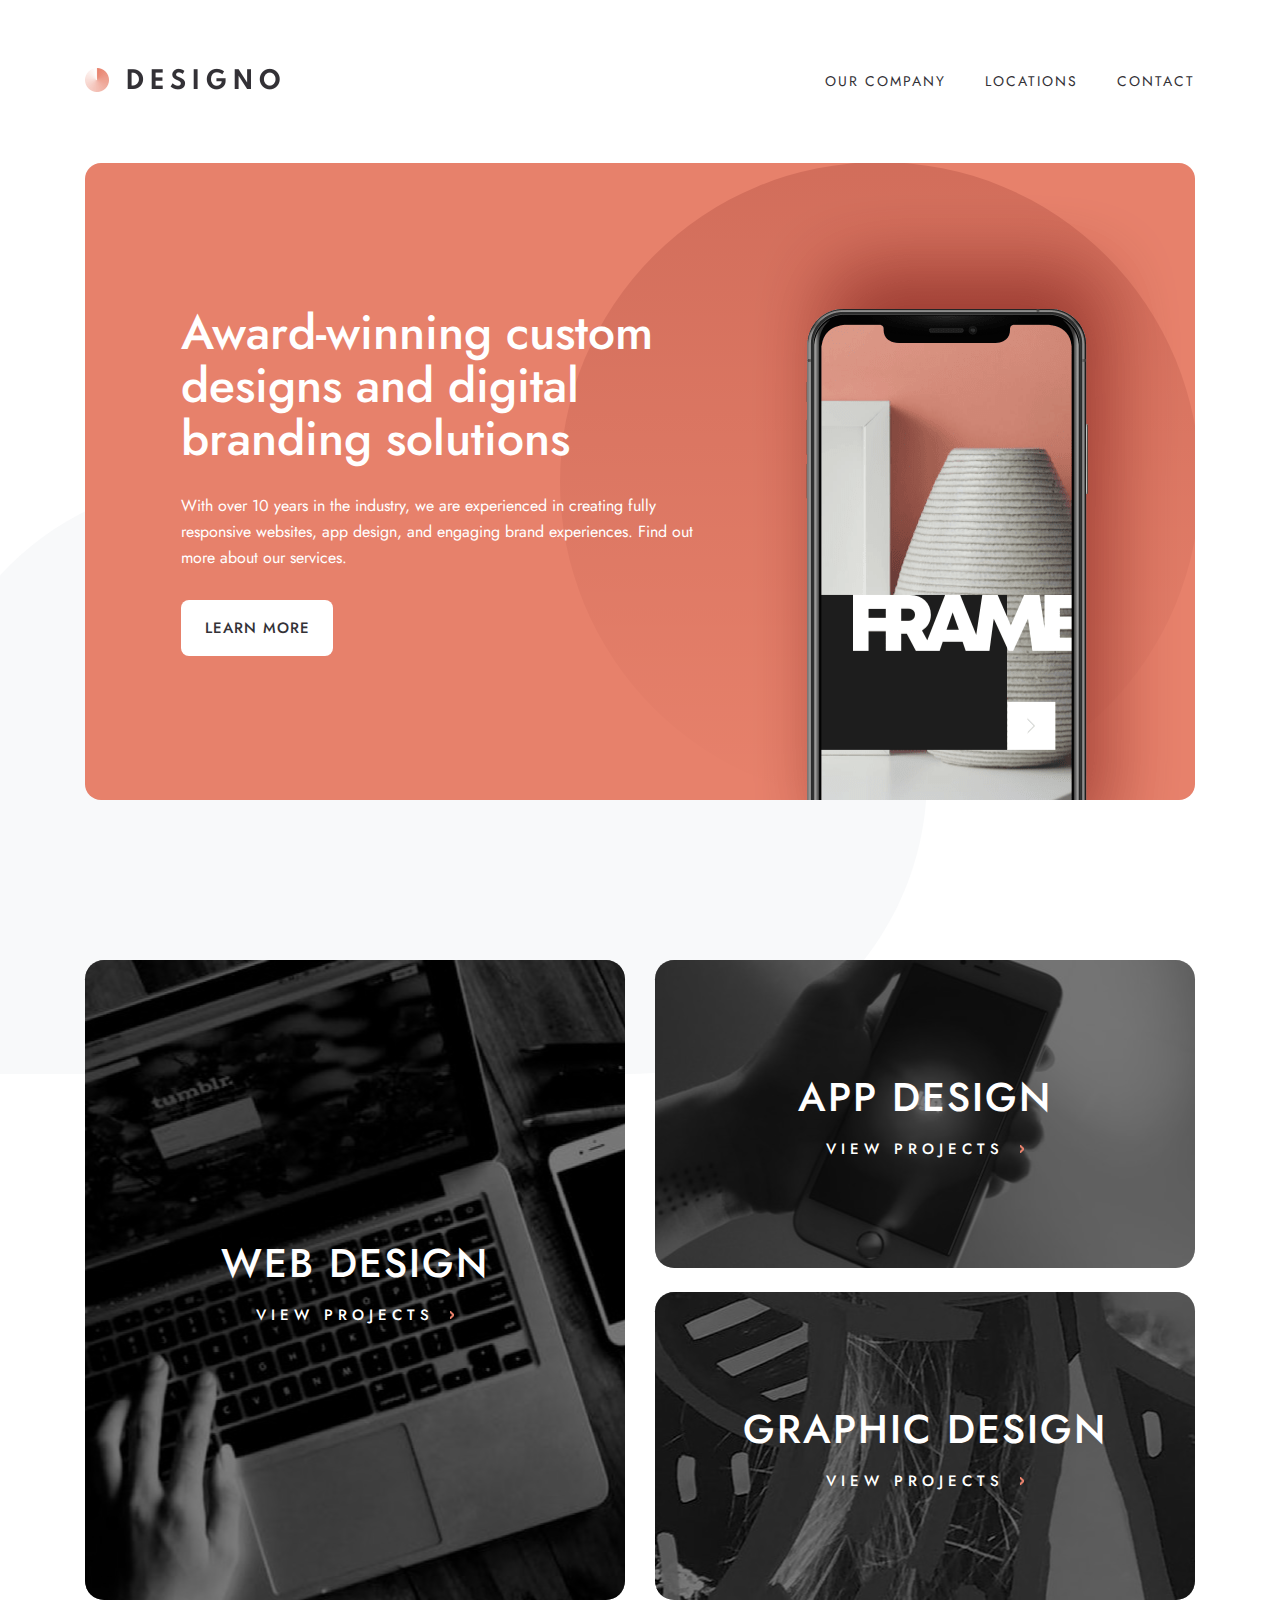
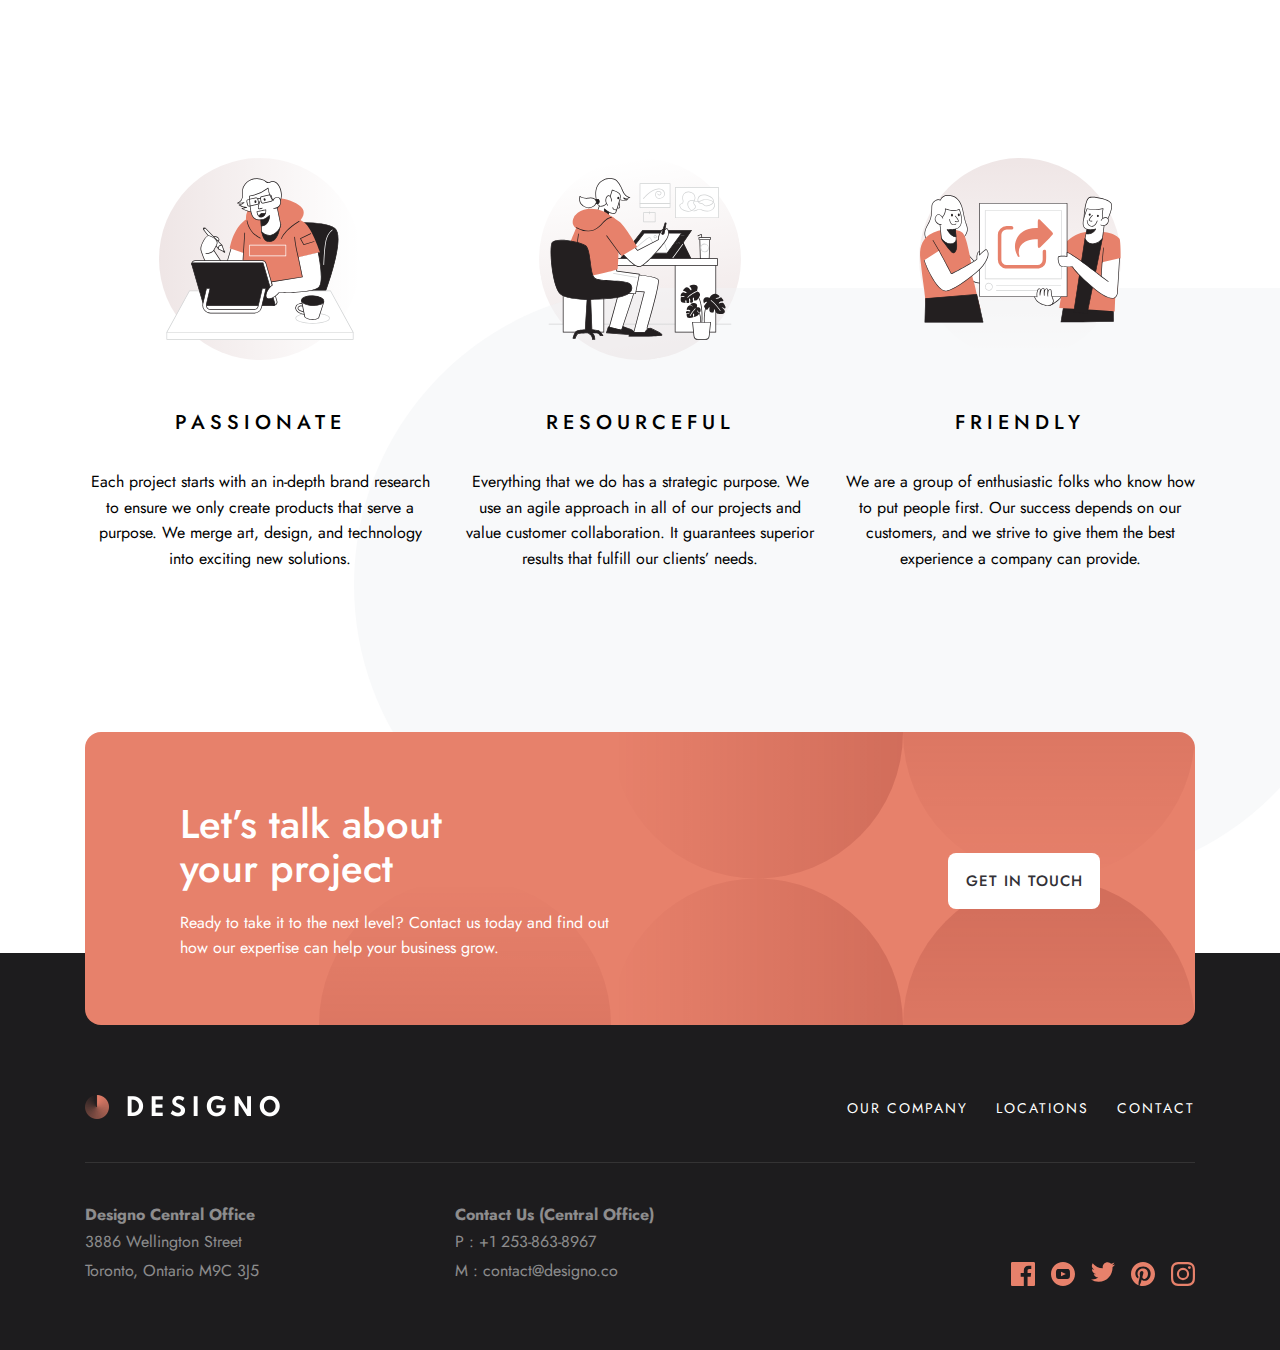
<file: index.html>
<!DOCTYPE html>
<html lang="en">
    <head>
      <meta charset="utf-8">
      <meta name="description" content="Exercise Frontend Mentor, exercise Designo Agency Website Challenge - Home">
      <meta name="viewport" content="width=device-width, initial-scale=1.0">
      <link rel="icon" type="image/png" sizes="32x32" href="./assets/favicon-32x32.png">
      <link rel="preconnect" href="https://fonts.googleapis.com">
      <link rel="preconnect" href="https://fonts.gstatic.com" crossorigin>
      <link href="https://fonts.googleapis.com/css2?family=Jost:ital,wght@0,100..900;1,100..900&display=swap" rel="stylesheet">
      <link href="styles.css" rel="stylesheet" type="text/css">
      <title>Frontend Mentor | Designo Agency Website Challenge - Home</title>
    </head>
    <body class="home">

      <div class="background-menu"></div>
      
      <header class="container-header">
          <div class="top-menu">
            <a href="./index.html"><img class="logo-header" src="./assets/shared/desktop/logo-dark.png" alt="designo logo"></a>
            <button class="button button-menu" type="button"><img src="./assets/shared/mobile/icon-hamburger.svg" alt="menu"></button>            
          </div>
          <nav class="menu  anim-menu">
            <ul class="list list-menu jost-regular">  
              <li class="li-menu"><a href="./about.html">Our Company</a></li>
              <li class="li-menu"><a href="./locations.html">Locations</a></li>
              <li class="li-menu"><a href="./contact.html">Contact</a></li>
            </ul>
          </nav>
      </header>
  
      <main class="main-container">

        <header class="main-header">
          <div class="container-text">
            <h1 class="title jost-medium title-32-48">Award-winning custom<br> designs and digital<br> branding solutions</h1>
            <p class="text jost-regular">With over 10 years in the industry, we are experienced in creating fully responsive websites, app design, 
            and engaging brand experiences. Find out more about our services.</p>
            <a class="button-frame" href="./about.html">Learn more</a>
          </div>
        </header>

        <div class="container-design">
          <section class="section-design web-design">
            <a class="link-project" href="./web-design.html">
              <h2 class="title jost-medium title-28-40">Web Design</h2>
              <p class="text jost-medium">View Projects<span class="arrow"></span></p>
            </a>
          </section>
          <section class="section-design app-design">
            <a class="link-project" href="./app-design.html">
              <h2 class="title jost-medium title-28-40">App Design</h2>
              <p class="text jost-medium">View Projects<span class="arrow"></span></p>
            </a>
          </section>
          <section class="section-design graphic-design">
            <a class="link-project" href="./graphic-design.html">
              <h2 class="title jost-medium title-28-40">Graphic Design</h2>
              <p class="text jost-medium">View Projects<span class="arrow"></span></p>
            </a>
          </section>
        </div>

        <div class="container-illustration">
          <section class="illustration">
            <div class="container-image-illustration">
              <div class="background"></div>
              <img src="./assets/home/desktop/illustration-passionate.svg" alt="people working" class="image-illustration">                
            </div>
            <div class="container-text">
              <h2 class="title jost-medium title-20">Passionate</h2>
              <p class="text jost-regular">Each project starts with an in-depth brand research to ensure we only create products that serve a purpose. We merge
              art, design, and technology into exciting new solutions.</p>
            </div>
          </section>
          <section class="illustration">
            <div class="container-image-illustration">
              <div class="background"></div>
              <img src="./assets/home/desktop/illustration-resourceful.svg" alt="people working" class="image-illustration">                
            </div>
            <div class="container-text">
              <h2 class="title jost-medium title-20">Resourceful</h2>
              <p class="text jost-regular">Everything that we do has a strategic purpose. We use an agile approach in all of our projects and value customer
              collaboration. It guarantees superior results that fulfill our clients’ needs.</p>                
            </div>
          </section>
          <section class="illustration">
            <div class="container-image-illustration">
              <div class="background"></div>
              <img src="./assets/home/desktop/illustration-friendly.svg" alt="people working" class="image-illustration">                
            </div>
            <div class="container-text">
              <h2 class="title jost-medium title-20">Friendly</h2>
              <p class="text jost-regular">We are a group of enthusiastic folks who know how to put people first. Our success depends on our customers, and we
              strive to give them the best experience a company can provide.</p>
            </div>
          </section>
        </div>

        <div class="background-leaf"></div>

        <section class="your-project">
          <div class="container-text">
            <h2 class="title jost-medium title-32-40">Let’s talk about<br> your project</h2>
            <p class="text jost-regular">Ready to take it to the next level? Contact us today and find out how our expertise can help your business grow.</p>
            <a class="button-frame" href="./contact.html">Get in touch</a>              
          </div>
        </section>

      </main>
    

      <footer class="footer">
        <div class="display-desktop">
          <div class="container-logo">
            <img src="./assets/shared/desktop/logo-light.png" alt="logo brand" class="logo-footer">
          </div>
          <ul class="list list-footer jost-regular">
            <li class="li-footer"><a href="./about.html">Our company</a></li>
            <li class="li-footer"><a href="./locations.html">Locations</a></li>
            <li class="li-footer"><a href="./contact.html">Contact</a></li>
          </ul>
          <hr class="line-footer">
          <address class="container-address">
            <p class="jost-bold">Designo Central Office</p>
            <p class="jost-regular">3886 Wellington Street</p>
            <p class="jost-regular">Toronto, Ontario M9C 3J5</p>
          </address>
          <address class="container-address">
            <p class="jost-bold">Contact Us (Central Office)</p>
            <p class="jost-regular">P : +1 253-863-8967</p>
            <p class="jost-regular">M : contact@designo.co</p>
          </address>
          <ul class="list list-logo">
            <li class="li-logo"><a href="#"><svg width="24" height="24" xmlns="http://www.w3.org/2000/svg">
                                  <path d="M22.675 0H1.325C.593 0 0 .593 0 1.325v21.351C0 23.407.593 24 1.325 24H12.82v-9.294H9.692v-3.622h3.128V8.413c0-3.1 1.893-4.788 4.659-4.788 1.325 0 2.463.099 2.795.143v3.24l-1.918.001c-1.504 0-1.795.715-1.795 1.763v2.313h3.587l-.467 3.622h-3.12V24h6.116c.73 0 1.323-.593 1.323-1.325V1.325C24 .593 23.407 0 22.675 0z" fill="#E7816B" fill-rule="nonzero"/>
                                </svg></a></li>
            <li class="li-logo"><a href="#"><svg width="24" height="24" xmlns="http://www.w3.org/2000/svg">
                                  <path d="M12 0C5.373 0 0 5.373 0 12s5.373 12 12 12 12-5.373 12-12S18.627 0 12 0zm4.441 16.892c-2.102.144-6.784.144-8.883 0C5.282 16.736 5.017 15.622 5 12c.017-3.629.285-4.736 2.558-4.892 2.099-.144 6.782-.144 8.883 0C18.718 7.264 18.982 8.378 19 12c-.018 3.629-.285 4.736-2.559 4.892zM10 9.658l4.917 2.338L10 14.342V9.658z" fill="#E7816B" fill-rule="nonzero"/>
                                </svg></a></li>
            <li class="li-logo"><a href="#"><svg width="24" height="20" xmlns="http://www.w3.org/2000/svg">
                                  <path d="M24 2.557a9.83 9.83 0 01-2.828.775A4.932 4.932 0 0023.337.608a9.864 9.864 0 01-3.127 1.195A4.916 4.916 0 0016.616.248c-3.179 0-5.515 2.966-4.797 6.045A13.978 13.978 0 011.671 1.149a4.93 4.93 0 001.523 6.574 4.903 4.903 0 01-2.229-.616c-.054 2.281 1.581 4.415 3.949 4.89a4.935 4.935 0 01-2.224.084 4.928 4.928 0 004.6 3.419A9.9 9.9 0 010 17.54a13.94 13.94 0 007.548 2.212c9.142 0 14.307-7.721 13.995-14.646A10.025 10.025 0 0024 2.557z" fill="#E7816B" fill-rule="nonzero"/>
                                </svg></a></li>
            <li class="li-logo"><a href="#"><svg width="24" height="24" xmlns="http://www.w3.org/2000/svg">
                                  <path d="M12 0C5.373 0 0 5.372 0 12c0 5.084 3.163 9.426 7.627 11.174-.105-.949-.2-2.405.042-3.441.218-.937 1.407-5.965 1.407-5.965s-.359-.719-.359-1.782c0-1.668.967-2.914 2.171-2.914 1.023 0 1.518.769 1.518 1.69 0 1.029-.655 2.568-.994 3.995-.283 1.194.599 2.169 1.777 2.169 2.133 0 3.772-2.249 3.772-5.495 0-2.873-2.064-4.882-5.012-4.882-3.414 0-5.418 2.561-5.418 5.207 0 1.031.397 2.138.893 2.738a.36.36 0 01.083.345l-.333 1.36c-.053.22-.174.267-.402.161-1.499-.698-2.436-2.889-2.436-4.649 0-3.785 2.75-7.262 7.929-7.262 4.163 0 7.398 2.967 7.398 6.931 0 4.136-2.607 7.464-6.227 7.464-1.216 0-2.359-.631-2.75-1.378l-.748 2.853c-.271 1.043-1.002 2.35-1.492 3.146C9.57 23.812 10.763 24 12 24c6.627 0 12-5.373 12-12 0-6.628-5.373-12-12-12z" fill="#E7816B" fill-rule="nonzero"/>
                                </svg></a></li>
            <li class="li-logo"><a href="#"><svg width="24" height="24" xmlns="http://www.w3.org/2000/svg">
                                  <path d="M12 2.163c3.204 0 3.584.012 4.85.07 3.252.148 4.771 1.691 4.919 4.919.058 1.265.069 1.645.069 4.849 0 3.205-.012 3.584-.069 4.849-.149 3.225-1.664 4.771-4.919 4.919-1.266.058-1.644.07-4.85.07-3.204 0-3.584-.012-4.849-.07-3.26-.149-4.771-1.699-4.919-4.92-.058-1.265-.07-1.644-.07-4.849 0-3.204.013-3.583.07-4.849.149-3.227 1.664-4.771 4.919-4.919 1.266-.057 1.645-.069 4.849-.069zM12 0C8.741 0 8.333.014 7.053.072 2.695.272.273 2.69.073 7.052.014 8.333 0 8.741 0 12c0 3.259.014 3.668.072 4.948.2 4.358 2.618 6.78 6.98 6.98C8.333 23.986 8.741 24 12 24c3.259 0 3.668-.014 4.948-.072 4.354-.2 6.782-2.618 6.979-6.98.059-1.28.073-1.689.073-4.948 0-3.259-.014-3.667-.072-4.947-.196-4.354-2.617-6.78-6.979-6.98C15.668.014 15.259 0 12 0zm0 5.838a6.162 6.162 0 100 12.324 6.162 6.162 0 000-12.324zM12 16a4 4 0 110-8 4 4 0 010 8zm6.406-11.845a1.44 1.44 0 100 2.881 1.44 1.44 0 000-2.881z" fill="#E7816B" fill-rule="nonzero"/>
                                </svg></a></li>
          </ul>
        </div>
      </footer>

    <script src="./script.js"></script>

    </body>
</html>
</file>
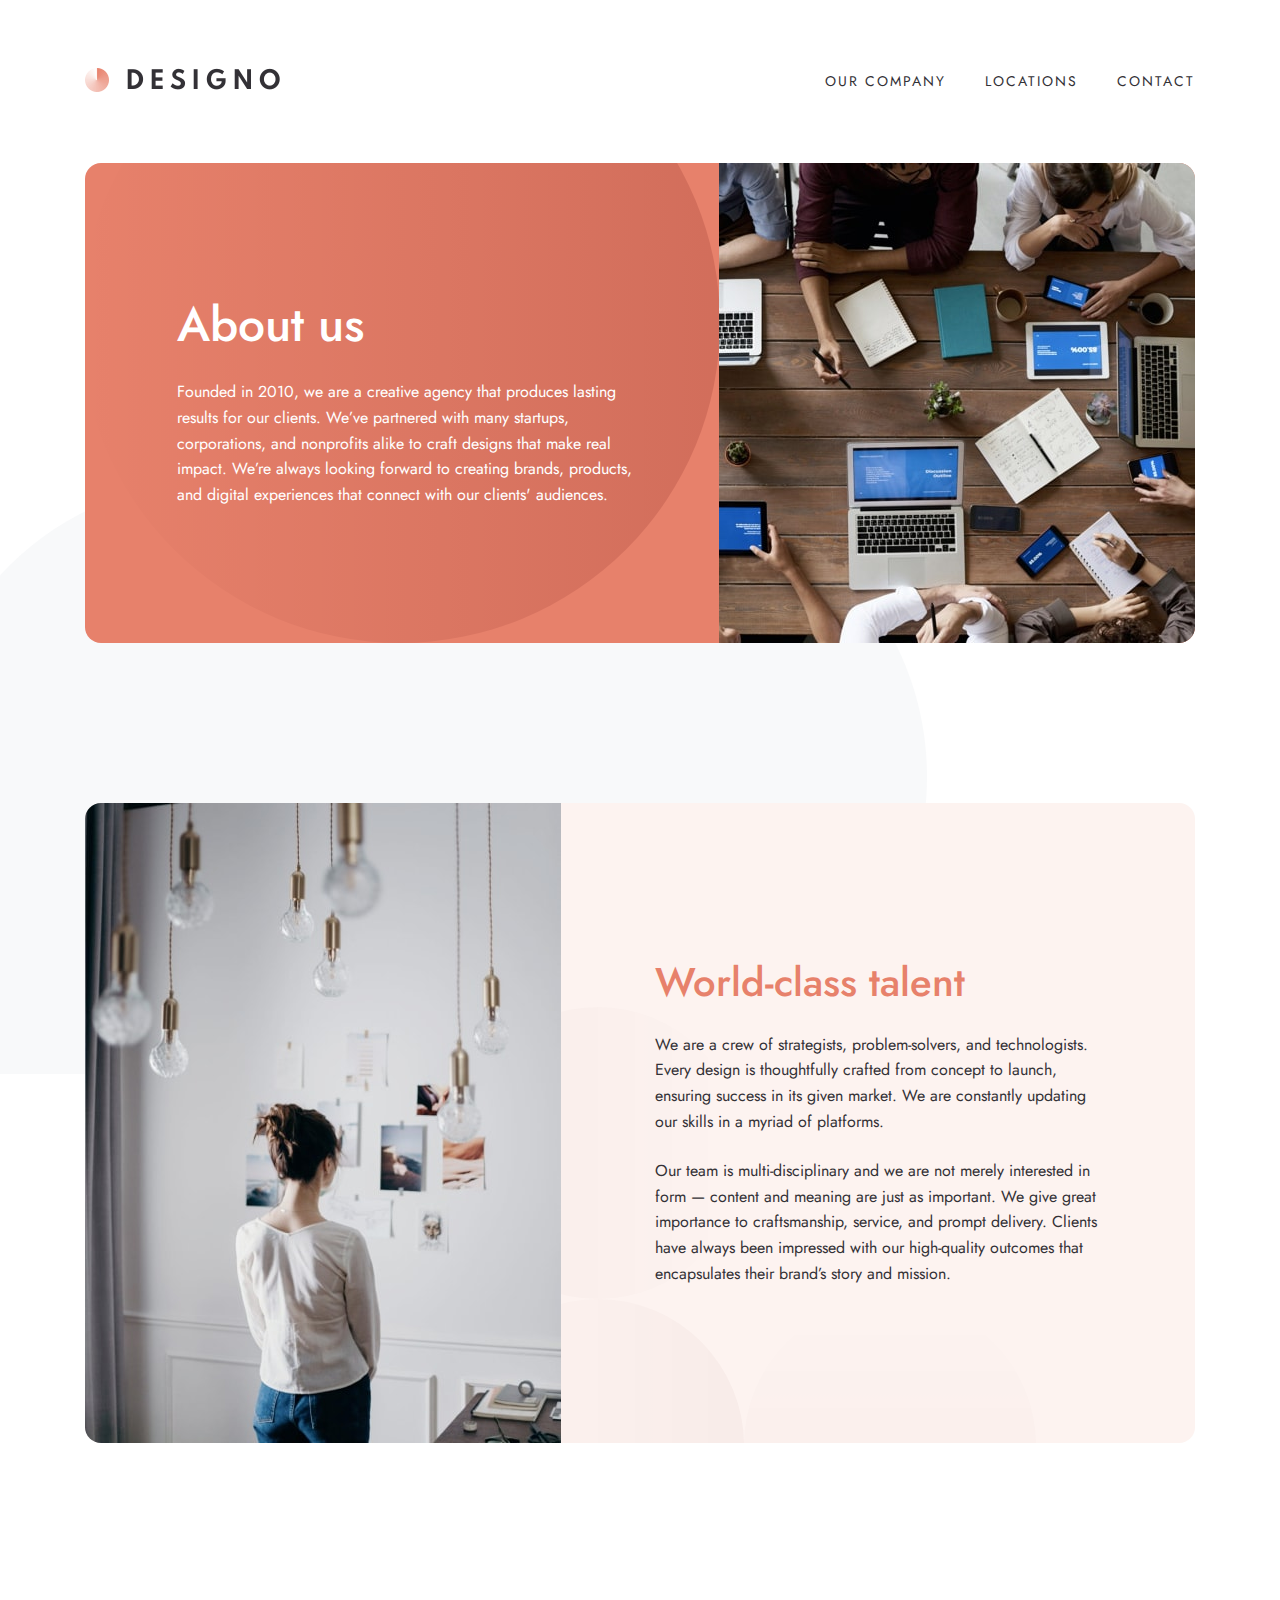
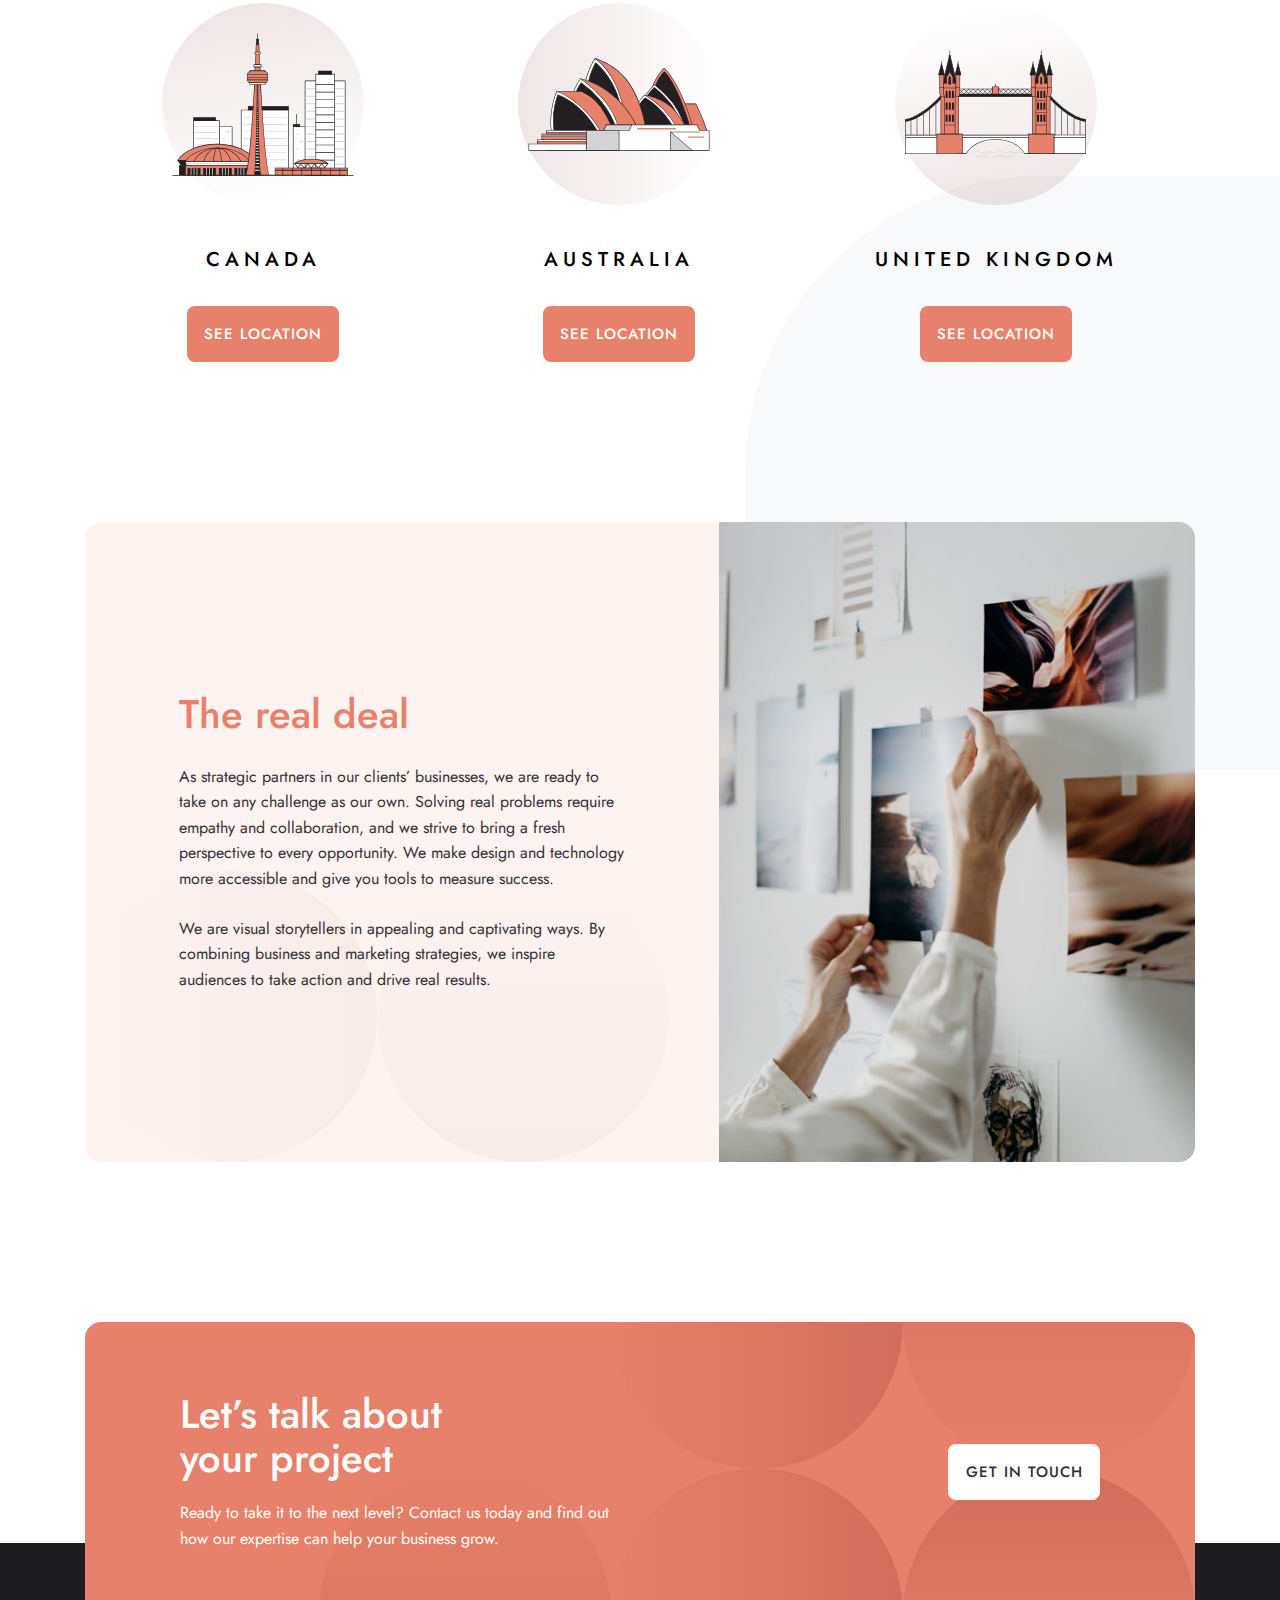
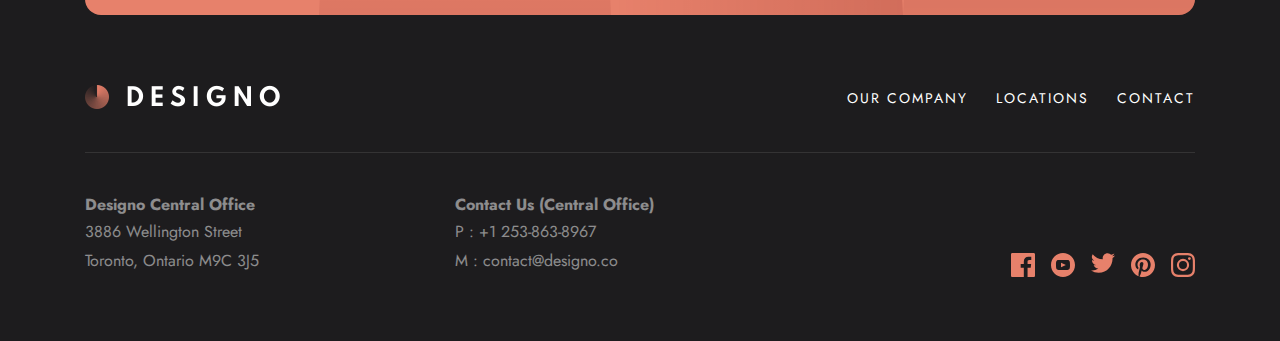
<file: about.html>
<!DOCTYPE html>
<html lang="en">
    <head>
      <meta charset="utf-8">
      <meta name="description" content="Exercise Frontend Mentor, exercise Designo Agency Website Challenge - About">
      <meta name="viewport" content="width=device-width, initial-scale=1.0">
      <link rel="icon" type="image/png" sizes="32x32" href="./assets/favicon-32x32.png"> 
      <link rel="preconnect" href="https://fonts.googleapis.com">
      <link rel="preconnect" href="https://fonts.gstatic.com" crossorigin>
      <link href="https://fonts.googleapis.com/css2?family=Jost:ital,wght@0,100..900;1,100..900&display=swap" rel="stylesheet">
      <link href="styles.css" rel="stylesheet" type="text/css">
      <title>Frontend Mentor | Designo Agency Website Challenge - About</title>
    </head>
    <body class="about">

      <div class="background-menu"></div>
      
      <header class="container-header">
          <div class="top-menu">
            <a href="./index.html"><img class="logo-header" src="./assets/shared/desktop/logo-dark.png" alt="designo logo"></a>
            <button class="button button-menu" type="button"><img src="./assets/shared/mobile/icon-hamburger.svg" alt="menu"></button>            
          </div>
          <nav class="menu anim-menu">
            <ul class="list list-menu jost-regular">  
              <li class="li-menu"><a href="./about.html">Our Company</a></li>
              <li class="li-menu"><a href="./locations.html">Locations</a></li>
              <li class="li-menu"><a href="./contact.html">Contact</a></li>
            </ul>
          </nav>
      </header>
  
      <main class="main-container">

        <header class="main-header">
          <picture class="container-image-header">
            <source srcset="./assets/about/desktop/image-about-hero.jpg" media="(min-width: 75rem)">
            <source srcset="./assets/about/tablet/image-about-hero.jpg" media="(min-width: 35rem)">
            <img src="./assets/about/mobile/image-about-hero.jpg" alt="bunch of computer" class="image-header">
          </picture>
          <div class="container-text">
            <h1 class="title jost-medium title-32-48">About us</h1>
            <p class="text jost-regular">Founded in 2010, we are a creative agency that produces lasting results for our clients. 
            We’ve partnered with many startups, corporations, and nonprofits alike to craft designs 
            that make real impact. We’re always looking forward to creating brands, products, and 
            digital experiences that connect with our clients' audiences.</p>
          </div>
        </header>

        <section class="description">
          <picture class="container-image-description">
            <source srcset="./assets/about/desktop/image-world-class-talent.jpg" media="(min-width: 75rem)">
            <source srcset="./assets/about/tablet/image-world-class-talent.jpg" media="(min-width: 35rem)">
            <img src="./assets/about/mobile/image-world-class-talent.jpg" alt="bunch of computer" class="image-description">
          </picture>
          <div class="container-text">
            <h2 class="title jost-medium title-32-40">World-class talent</h2>
            <p class="text jost-regular">We are a crew of strategists, problem-solvers, and technologists. Every design is thoughtfully 
            crafted from concept to launch, ensuring success in its given market. We are constantly updating 
            our skills in a myriad of platforms.</p>
            <p class="text jost-regular">Our team is multi-disciplinary and we are not merely interested in form — content and meaning 
            are just as important. We give great importance to craftsmanship, service, and prompt delivery. 
            Clients have always been impressed with our high-quality outcomes that encapsulates their 
            brand’s story and mission.</p>
          </div>
        </section>
        
        <div class="container-location">
          <section class="location">
            <div class="container-image-location">
              <div class="background"></div>
              <img src="./assets/shared/desktop/illustration-canada.svg" alt="canada" class="image-location">   
            </div>
            <h2 class="text jost-medium title-20">Canada</h2>
            <a href="./locations.html#map-canada" class="button button-frame">See location</a>
          </section>
          <section class="location">
            <div class="container-image-location">
              <div class="background"></div>
              <img src="./assets/shared/desktop/illustration-australia.svg" alt="australia" class="image-location">   
            </div>
            <h2 class=" text jost-medium title-20">Australia</h2>
            <a href="./locations.html#map-australia" class="button button-frame">See location</a>
          </section>
          <section class="location">
            <div class="container-image-location">
              <div class="background"></div>
              <img src="./assets/shared/desktop/illustration-united-kingdom.svg" alt="UK" class="image-location">   
            </div>
            <h2 class="text jost-medium title-20">United Kingdom</h2>
            <a href="./locations.html#map-UK" class="button button-frame">See location</a>
          </section>
        </div>

        <section class="description">
          <picture class="container-image-description">
            <source srcset="./assets/about/desktop/image-real-deal.jpg" media="(min-width: 75rem)">
            <source srcset="./assets/about/tablet/image-real-deal.jpg" media="(min-width: 35rem)">
            <img src="./assets/about/mobile/image-real-deal.jpg" alt="bunch of computer" class="image-description">
          </picture>
          <div class="container-text">
            <h2 class="title jost-medium title-32-40">The real deal</h2>
            <p class="text jost-regular">As strategic partners in our clients’ businesses, we are ready to take on any challenge as our own.
            Solving real problems require empathy and collaboration, and we strive to bring a fresh perspective to every
            opportunity. We make design and technology more accessible and give you tools to measure success.</p>
            <p class="text jost-regular">We are visual storytellers in appealing and captivating ways. By combining business and marketing strategies, 
            we inspire audiences to take action and drive real results.</p>
          </div>
        </section>
        
        <section class="your-project">
          <div class="container-text">
            <h2 class="title jost-medium title-32-40">Let’s talk about<br> your project</h2>
            <p class="text jost-regular">Ready to take it to the next level? Contact us today and find out how our expertise can help your business grow.</p>
            <a class="button-frame" href="./contact.html">Get in touch</a>              
          </div>
        </section>

      </main>
    
      <footer class="footer">
        <div class="display-desktop">
          <div class="container-logo">
            <img src="./assets/shared/desktop/logo-light.png" alt="logo brand" class="logo-footer">
          </div>
          <ul class="list list-footer jost-regular">
            <li class="li-footer"><a href="./about.html">Our company</a></li>
            <li class="li-footer"><a href="./locations.html">Locations</a></li>
            <li class="li-footer"><a href="./contact.html">Contact</a></li>
          </ul>
          <hr class="line-footer">
          <address class="container-address">
            <p class="jost-bold">Designo Central Office</p>
            <p class="jost-regular">3886 Wellington Street</p>
            <p class="jost-regular">Toronto, Ontario M9C 3J5</p>
          </address>
          <address class="container-address">
            <p class="jost-bold">Contact Us (Central Office)</p>
            <p class="jost-regular">P : +1 253-863-8967</p>
            <p class="jost-regular">M : contact@designo.co</p>
          </address>
          <ul class="list list-logo">
            <li class="li-logo"><a href="#" aria-label="facebook"><svg width="24" height="24" xmlns="http://www.w3.org/2000/svg">
                                  <path d="M22.675 0H1.325C.593 0 0 .593 0 1.325v21.351C0 23.407.593 24 1.325 24H12.82v-9.294H9.692v-3.622h3.128V8.413c0-3.1 1.893-4.788 4.659-4.788 1.325 0 2.463.099 2.795.143v3.24l-1.918.001c-1.504 0-1.795.715-1.795 1.763v2.313h3.587l-.467 3.622h-3.12V24h6.116c.73 0 1.323-.593 1.323-1.325V1.325C24 .593 23.407 0 22.675 0z" fill="#E7816B" fill-rule="nonzero"/>
                                </svg></a></li>
            <li class="li-logo"><a href="#" aria-label="youtube"><svg width="24" height="24" xmlns="http://www.w3.org/2000/svg">
                                  <path d="M12 0C5.373 0 0 5.373 0 12s5.373 12 12 12 12-5.373 12-12S18.627 0 12 0zm4.441 16.892c-2.102.144-6.784.144-8.883 0C5.282 16.736 5.017 15.622 5 12c.017-3.629.285-4.736 2.558-4.892 2.099-.144 6.782-.144 8.883 0C18.718 7.264 18.982 8.378 19 12c-.018 3.629-.285 4.736-2.559 4.892zM10 9.658l4.917 2.338L10 14.342V9.658z" fill="#E7816B" fill-rule="nonzero"/>
                                </svg></a></li>
            <li class="li-logo"><a href="#" aria-label="twitter"><svg width="24" height="20" xmlns="http://www.w3.org/2000/svg">
                                  <path d="M24 2.557a9.83 9.83 0 01-2.828.775A4.932 4.932 0 0023.337.608a9.864 9.864 0 01-3.127 1.195A4.916 4.916 0 0016.616.248c-3.179 0-5.515 2.966-4.797 6.045A13.978 13.978 0 011.671 1.149a4.93 4.93 0 001.523 6.574 4.903 4.903 0 01-2.229-.616c-.054 2.281 1.581 4.415 3.949 4.89a4.935 4.935 0 01-2.224.084 4.928 4.928 0 004.6 3.419A9.9 9.9 0 010 17.54a13.94 13.94 0 007.548 2.212c9.142 0 14.307-7.721 13.995-14.646A10.025 10.025 0 0024 2.557z" fill="#E7816B" fill-rule="nonzero"/>
                                </svg></a></li>
            <li class="li-logo"><a href="#" aria-label="pinterest"><svg width="24" height="24" xmlns="http://www.w3.org/2000/svg">
                                  <path d="M12 0C5.373 0 0 5.372 0 12c0 5.084 3.163 9.426 7.627 11.174-.105-.949-.2-2.405.042-3.441.218-.937 1.407-5.965 1.407-5.965s-.359-.719-.359-1.782c0-1.668.967-2.914 2.171-2.914 1.023 0 1.518.769 1.518 1.69 0 1.029-.655 2.568-.994 3.995-.283 1.194.599 2.169 1.777 2.169 2.133 0 3.772-2.249 3.772-5.495 0-2.873-2.064-4.882-5.012-4.882-3.414 0-5.418 2.561-5.418 5.207 0 1.031.397 2.138.893 2.738a.36.36 0 01.083.345l-.333 1.36c-.053.22-.174.267-.402.161-1.499-.698-2.436-2.889-2.436-4.649 0-3.785 2.75-7.262 7.929-7.262 4.163 0 7.398 2.967 7.398 6.931 0 4.136-2.607 7.464-6.227 7.464-1.216 0-2.359-.631-2.75-1.378l-.748 2.853c-.271 1.043-1.002 2.35-1.492 3.146C9.57 23.812 10.763 24 12 24c6.627 0 12-5.373 12-12 0-6.628-5.373-12-12-12z" fill="#E7816B" fill-rule="nonzero"/>
                                </svg></a></li>
            <li class="li-logo"><a href="#" aria-label="instagram"><svg width="24" height="24" xmlns="http://www.w3.org/2000/svg">
                                  <path d="M12 2.163c3.204 0 3.584.012 4.85.07 3.252.148 4.771 1.691 4.919 4.919.058 1.265.069 1.645.069 4.849 0 3.205-.012 3.584-.069 4.849-.149 3.225-1.664 4.771-4.919 4.919-1.266.058-1.644.07-4.85.07-3.204 0-3.584-.012-4.849-.07-3.26-.149-4.771-1.699-4.919-4.92-.058-1.265-.07-1.644-.07-4.849 0-3.204.013-3.583.07-4.849.149-3.227 1.664-4.771 4.919-4.919 1.266-.057 1.645-.069 4.849-.069zM12 0C8.741 0 8.333.014 7.053.072 2.695.272.273 2.69.073 7.052.014 8.333 0 8.741 0 12c0 3.259.014 3.668.072 4.948.2 4.358 2.618 6.78 6.98 6.98C8.333 23.986 8.741 24 12 24c3.259 0 3.668-.014 4.948-.072 4.354-.2 6.782-2.618 6.979-6.98.059-1.28.073-1.689.073-4.948 0-3.259-.014-3.667-.072-4.947-.196-4.354-2.617-6.78-6.979-6.98C15.668.014 15.259 0 12 0zm0 5.838a6.162 6.162 0 100 12.324 6.162 6.162 0 000-12.324zM12 16a4 4 0 110-8 4 4 0 010 8zm6.406-11.845a1.44 1.44 0 100 2.881 1.44 1.44 0 000-2.881z" fill="#E7816B" fill-rule="nonzero"/>
                                </svg></a></li>
          </ul>
        </div>
      </footer>

    <script src="./script.js"></script>

    </body>
</html>
</file>
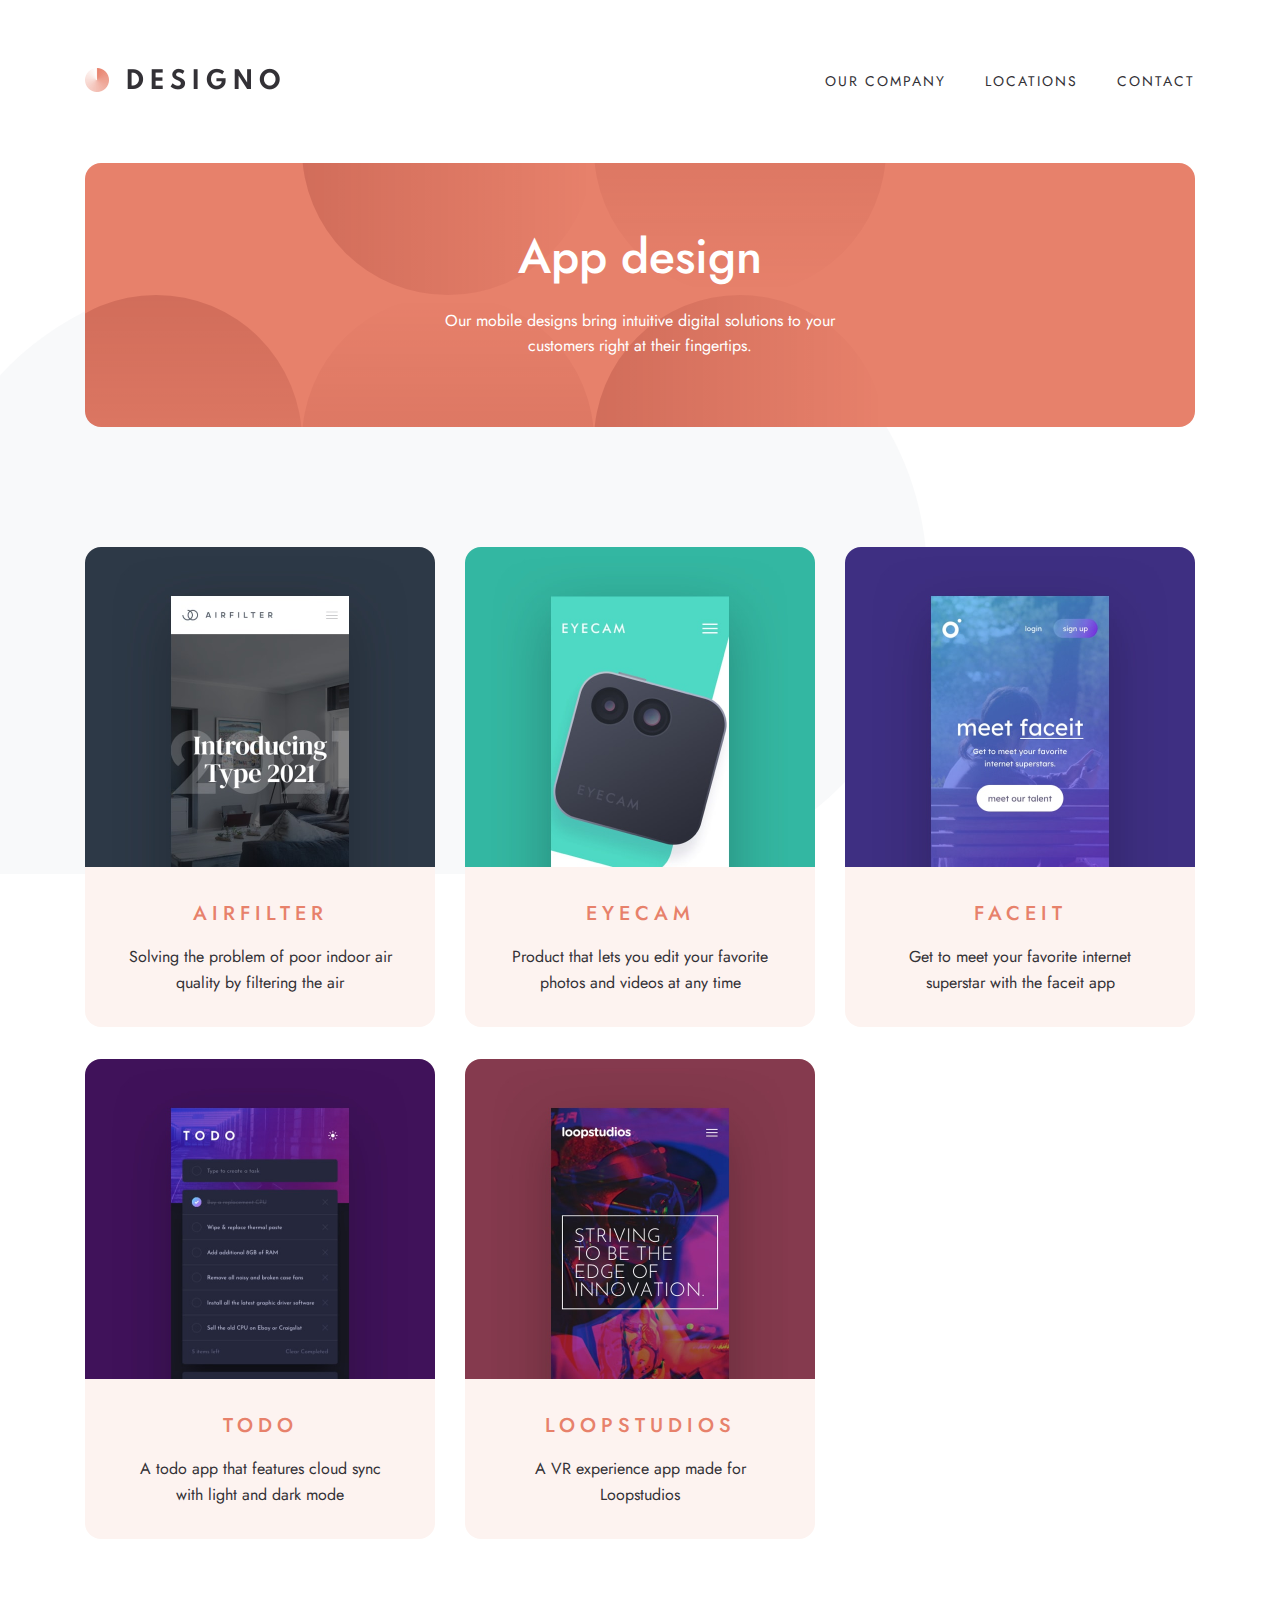
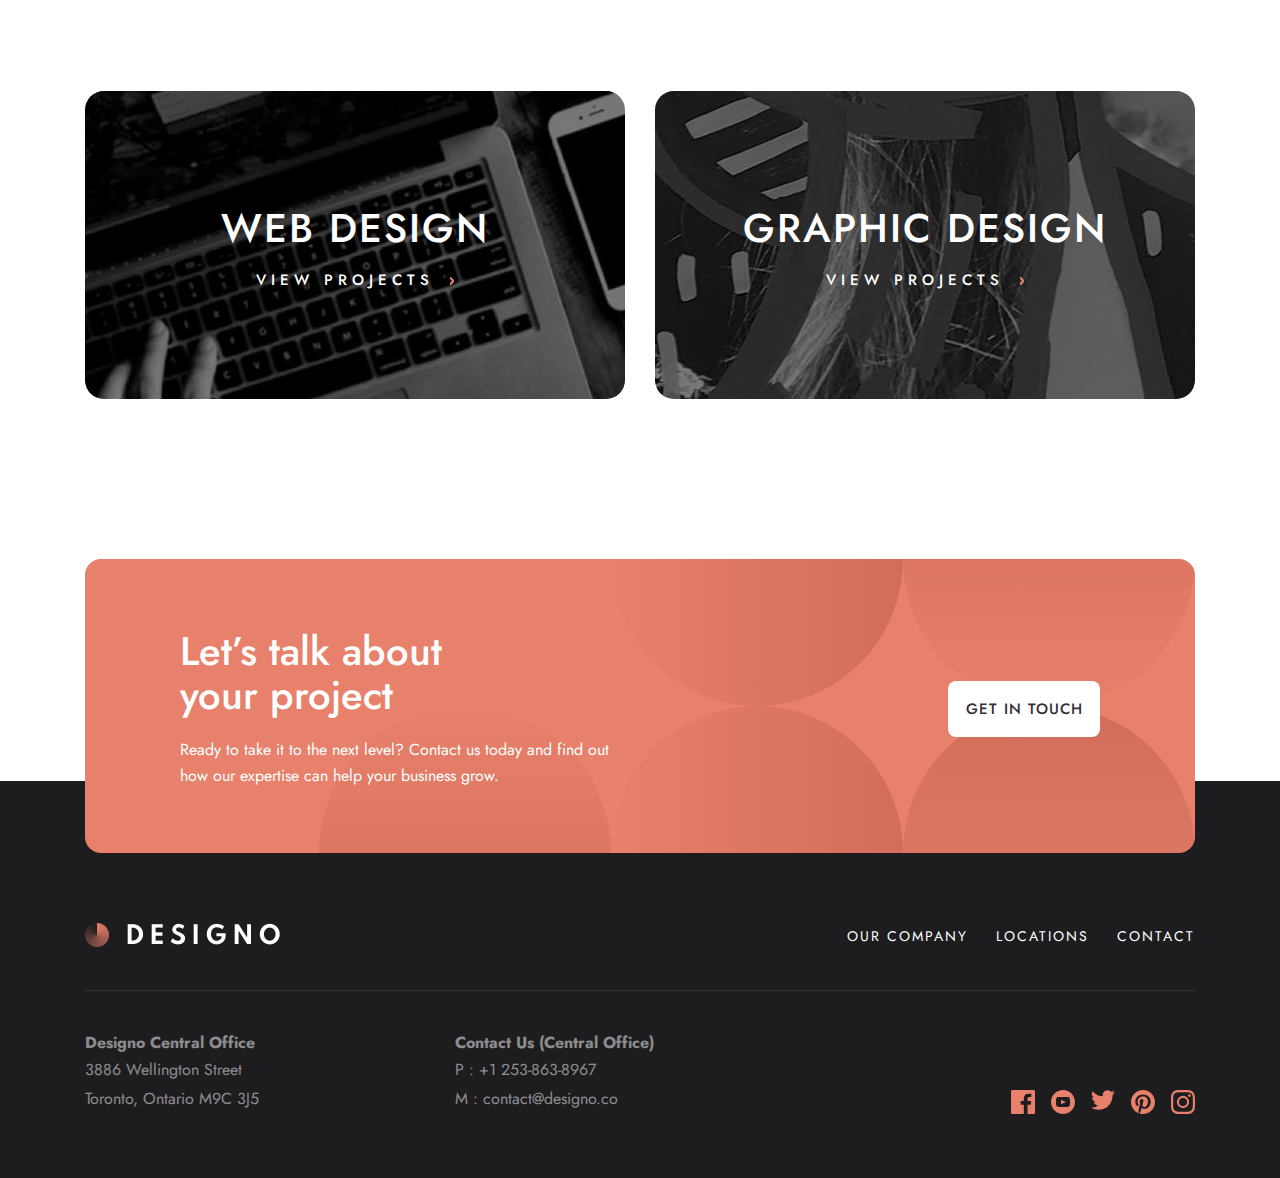
<file: app-design.html>
<!DOCTYPE html>
<html lang="en">
    <head>
      <meta charset="utf-8">
      <meta name="description" content="Exercise Frontend Mentor, exercise Designo Agency Website Challenge - App Design">
      <meta name="viewport" content="width=device-width, initial-scale=1.0">
      <link rel="icon" type="image/png" sizes="32x32" href="./assets/favicon-32x32.png">
      <link rel="preconnect" href="https://fonts.googleapis.com">
      <link rel="preconnect" href="https://fonts.gstatic.com" crossorigin>
      <link href="https://fonts.googleapis.com/css2?family=Jost:ital,wght@0,100..900;1,100..900&display=swap" rel="stylesheet">
      <link href="styles.css" rel="stylesheet" type="text/css">
      <title>Frontend Mentor | Designo Agency Website Challenge - App Design</title>
    </head>
    <body class="design app-design">

      <div class="background-menu"></div>
      
      <header class="container-header">
          <div class="top-menu">
            <a href="./index.html"><img class="logo-header" src="./assets/shared/desktop/logo-dark.png" alt="designo logo"></a>
            <button class="button button-menu" type="button"><img src="./assets/shared/mobile/icon-hamburger.svg" alt="menu"></button>            
          </div>
          <nav class="menu anim-menu">
            <ul class="list list-menu jost-regular">  
              <li class="li-menu"><a href="./about.html">Our Company</a></li>
              <li class="li-menu"><a href="./locations.html">Locations</a></li>
              <li class="li-menu"><a href="./contact.html">Contact</a></li>
            </ul>
          </nav>
      </header>

      <main class="main-container">

        <header class="main-header">
          <div class="container-text">
            <h1 class="title jost-medium title-32-48">App design</h1>
            <p class="text jost-regular">Our mobile designs bring intuitive digital solutions to your customers right at their fingertips.</p>
          </div>
        </header>

        <div class="container-projects">
          <section class="projects">
            <img src="./assets/app-design/desktop/image-airfilter.jpg" alt="" class="image-projects">
            <div class="container-text">
              <h2 class="title jost-medium title-20">Airfilter</h2>
              <p class="text jost-regular">Solving the problem of poor indoor air quality by filtering the air</p>
            </div>
          </section>
          <section class="projects">
            <img src="./assets/app-design/desktop/image-eyecam.jpg" alt="" class="image-projects">
            <div class="container-text">
              <h2 class="title jost-medium title-20">Eyecam</h2>
              <p class="text jost-regular">Product that lets you edit your favorite photos and videos at any time</p>
            </div>
          </section>
          <section class="projects">
            <img src="./assets/app-design/desktop/image-faceit.jpg" alt="" class="image-projects">
            <div class="container-text">
              <h2 class="title jost-medium title-20">Faceit</h2>
              <p class="text jost-regular">Get to meet your favorite internet superstar with the faceit app</p>
            </div>
          </section>
          <section class="projects">
            <img src="./assets/app-design/desktop/image-todo.jpg" alt="" class="image-projects">
            <div class="container-text">
              <h2 class="title jost-medium title-20">Todo</h2>
              <p class="text jost-regular">A todo app that features cloud sync with light and dark mode</p>
            </div>
          </section>          
          <section class="projects">
            <img src="./assets/app-design/desktop/image-loopstudios.jpg" alt="" class="image-projects">
            <div class="container-text">
              <h2 class="title jost-medium title-20">Loopstudios</h2>
              <p class="text jost-regular">A VR experience app made for Loopstudios</p>
            </div>
          </section>
        </div>


        <div class="container-design">
          <section class="section-design web-design">
            <a class="link-project" href="./web-design.html">
              <h2 class="title jost-medium title-28-40">Web Design</h2>
              <p class="text jost-medium">View Projects<span class="arrow"></span></p>
            </a>
          </section>
          <section class="section-design graphic-design">
            <a class="link-project" href="./graphic-design.html">
              <h2 class="title jost-medium title-28-40">Graphic Design</h2>
              <p class="text jost-medium">View Projects<span class="arrow"></span></p>
            </a>
          </section>
        </div>

        <section class="your-project">
          <div class="container-text">
            <h2 class="title jost-medium title-32-40">Let’s talk about<br> your project</h2>
            <p class="text jost-regular">Ready to take it to the next level? Contact us today and find out how our expertise can help your business grow.</p>
            <a class="button-frame" href="./contact.html">Get in touch</a>              
          </div>
        </section>

      </main>
    
      <footer class="footer">
        <div class="display-desktop">
          <div class="container-logo">
            <img src="./assets/shared/desktop/logo-light.png" alt="logo brand" class="logo-footer">
          </div>
          <ul class="list list-footer jost-regular">
            <li class="li-footer"><a href="./about.html">Our company</a></li>
            <li class="li-footer"><a href="./locations.html">Locations</a></li>
            <li class="li-footer"><a href="./contact.html">Contact</a></li>
          </ul>
          <hr class="line-footer">
          <address class="container-address">
            <p class="jost-bold">Designo Central Office</p>
            <p class="jost-regular">3886 Wellington Street</p>
            <p class="jost-regular">Toronto, Ontario M9C 3J5</p>
          </address>
          <address class="container-address">
            <p class="jost-bold">Contact Us (Central Office)</p>
            <p class="jost-regular">P : +1 253-863-8967</p>
            <p class="jost-regular">M : contact@designo.co</p>
          </address>
          <ul class="list list-logo">
            <li class="li-logo"><a href="#" aria-label="facebook"><svg width="24" height="24" xmlns="http://www.w3.org/2000/svg">
                                  <path d="M22.675 0H1.325C.593 0 0 .593 0 1.325v21.351C0 23.407.593 24 1.325 24H12.82v-9.294H9.692v-3.622h3.128V8.413c0-3.1 1.893-4.788 4.659-4.788 1.325 0 2.463.099 2.795.143v3.24l-1.918.001c-1.504 0-1.795.715-1.795 1.763v2.313h3.587l-.467 3.622h-3.12V24h6.116c.73 0 1.323-.593 1.323-1.325V1.325C24 .593 23.407 0 22.675 0z" fill="#E7816B" fill-rule="nonzero"/>
                                </svg></a></li>
            <li class="li-logo"><a href="#" aria-label="youtube"><svg width="24" height="24" xmlns="http://www.w3.org/2000/svg">
                                  <path d="M12 0C5.373 0 0 5.373 0 12s5.373 12 12 12 12-5.373 12-12S18.627 0 12 0zm4.441 16.892c-2.102.144-6.784.144-8.883 0C5.282 16.736 5.017 15.622 5 12c.017-3.629.285-4.736 2.558-4.892 2.099-.144 6.782-.144 8.883 0C18.718 7.264 18.982 8.378 19 12c-.018 3.629-.285 4.736-2.559 4.892zM10 9.658l4.917 2.338L10 14.342V9.658z" fill="#E7816B" fill-rule="nonzero"/>
                                </svg></a></li>
            <li class="li-logo"><a href="#" aria-label="twitter"><svg width="24" height="20" xmlns="http://www.w3.org/2000/svg">
                                  <path d="M24 2.557a9.83 9.83 0 01-2.828.775A4.932 4.932 0 0023.337.608a9.864 9.864 0 01-3.127 1.195A4.916 4.916 0 0016.616.248c-3.179 0-5.515 2.966-4.797 6.045A13.978 13.978 0 011.671 1.149a4.93 4.93 0 001.523 6.574 4.903 4.903 0 01-2.229-.616c-.054 2.281 1.581 4.415 3.949 4.89a4.935 4.935 0 01-2.224.084 4.928 4.928 0 004.6 3.419A9.9 9.9 0 010 17.54a13.94 13.94 0 007.548 2.212c9.142 0 14.307-7.721 13.995-14.646A10.025 10.025 0 0024 2.557z" fill="#E7816B" fill-rule="nonzero"/>
                                </svg></a></li>
            <li class="li-logo"><a href="#" aria-label="pinterest"><svg width="24" height="24" xmlns="http://www.w3.org/2000/svg">
                                  <path d="M12 0C5.373 0 0 5.372 0 12c0 5.084 3.163 9.426 7.627 11.174-.105-.949-.2-2.405.042-3.441.218-.937 1.407-5.965 1.407-5.965s-.359-.719-.359-1.782c0-1.668.967-2.914 2.171-2.914 1.023 0 1.518.769 1.518 1.69 0 1.029-.655 2.568-.994 3.995-.283 1.194.599 2.169 1.777 2.169 2.133 0 3.772-2.249 3.772-5.495 0-2.873-2.064-4.882-5.012-4.882-3.414 0-5.418 2.561-5.418 5.207 0 1.031.397 2.138.893 2.738a.36.36 0 01.083.345l-.333 1.36c-.053.22-.174.267-.402.161-1.499-.698-2.436-2.889-2.436-4.649 0-3.785 2.75-7.262 7.929-7.262 4.163 0 7.398 2.967 7.398 6.931 0 4.136-2.607 7.464-6.227 7.464-1.216 0-2.359-.631-2.75-1.378l-.748 2.853c-.271 1.043-1.002 2.35-1.492 3.146C9.57 23.812 10.763 24 12 24c6.627 0 12-5.373 12-12 0-6.628-5.373-12-12-12z" fill="#E7816B" fill-rule="nonzero"/>
                                </svg></a></li>
            <li class="li-logo"><a href="#" aria-label="instagram"><svg width="24" height="24" xmlns="http://www.w3.org/2000/svg">
                                  <path d="M12 2.163c3.204 0 3.584.012 4.85.07 3.252.148 4.771 1.691 4.919 4.919.058 1.265.069 1.645.069 4.849 0 3.205-.012 3.584-.069 4.849-.149 3.225-1.664 4.771-4.919 4.919-1.266.058-1.644.07-4.85.07-3.204 0-3.584-.012-4.849-.07-3.26-.149-4.771-1.699-4.919-4.92-.058-1.265-.07-1.644-.07-4.849 0-3.204.013-3.583.07-4.849.149-3.227 1.664-4.771 4.919-4.919 1.266-.057 1.645-.069 4.849-.069zM12 0C8.741 0 8.333.014 7.053.072 2.695.272.273 2.69.073 7.052.014 8.333 0 8.741 0 12c0 3.259.014 3.668.072 4.948.2 4.358 2.618 6.78 6.98 6.98C8.333 23.986 8.741 24 12 24c3.259 0 3.668-.014 4.948-.072 4.354-.2 6.782-2.618 6.979-6.98.059-1.28.073-1.689.073-4.948 0-3.259-.014-3.667-.072-4.947-.196-4.354-2.617-6.78-6.979-6.98C15.668.014 15.259 0 12 0zm0 5.838a6.162 6.162 0 100 12.324 6.162 6.162 0 000-12.324zM12 16a4 4 0 110-8 4 4 0 010 8zm6.406-11.845a1.44 1.44 0 100 2.881 1.44 1.44 0 000-2.881z" fill="#E7816B" fill-rule="nonzero"/>
                                </svg></a></li>
          </ul>
        </div>
      </footer>

    <script src="./script.js"></script>

    </body>
</html>
</file>
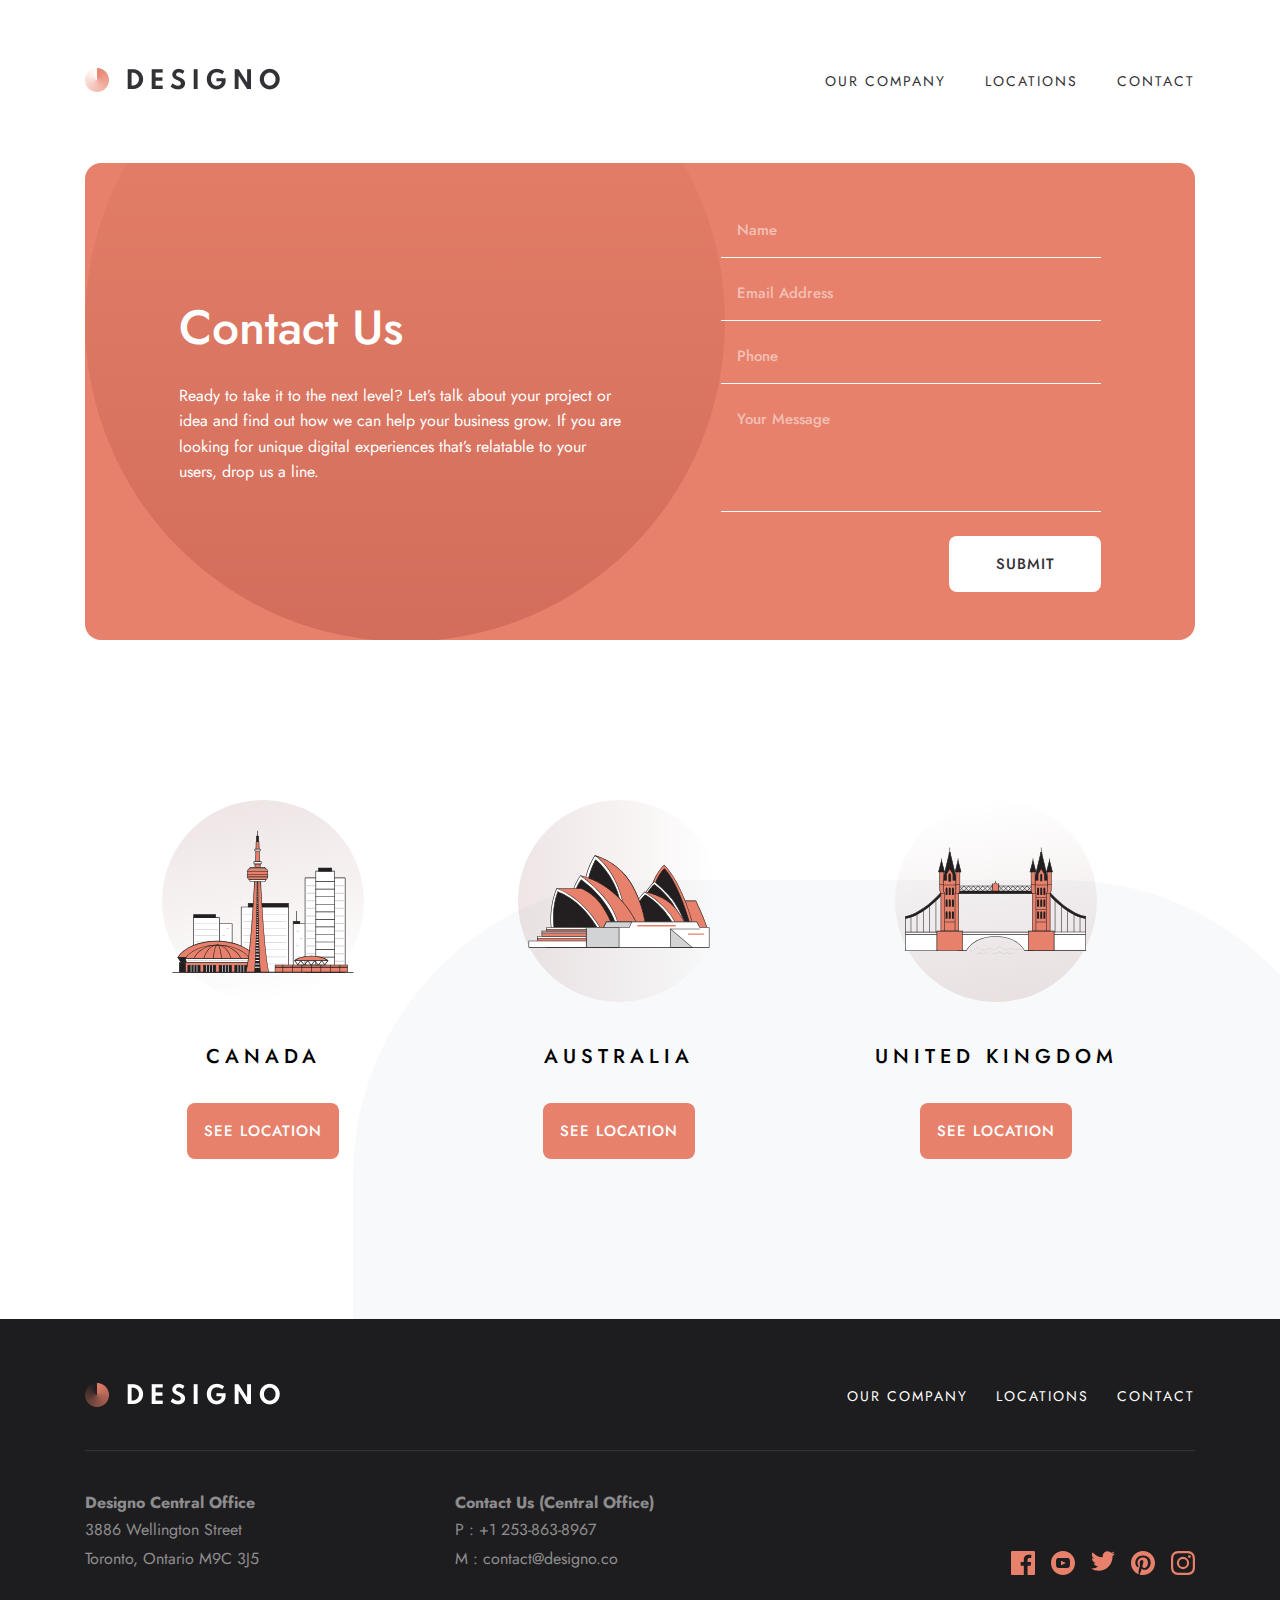
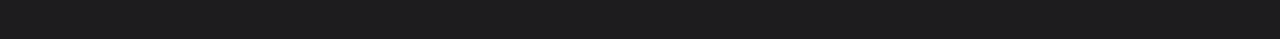
<file: contact.html>
<!DOCTYPE html>
<html lang="en">
    <head>
      <meta charset="utf-8">
      <meta name="description" content="Exercise Frontend Mentor, exercise Designo Agency Website Challenge - Contact Us">
      <meta name="viewport" content="width=device-width, initial-scale=1.0">
      <link rel="icon" type="image/png" sizes="32x32" href="./assets/favicon-32x32.png">
      <link rel="preconnect" href="https://fonts.googleapis.com">
      <link rel="preconnect" href="https://fonts.gstatic.com" crossorigin>
      <link href="https://fonts.googleapis.com/css2?family=Jost:ital,wght@0,100..900;1,100..900&display=swap" rel="stylesheet">
      <link href="styles.css" rel="stylesheet" type="text/css">
      <title>Frontend Mentor | Designo Agency Website Challenge - Contact Us</title>
    </head>
    <body class="contact">

      <div class="background-menu"></div>
      
      <header class="container-header">
          <div class="top-menu">
            <a href="./index.html"><img class="logo-header" src="./assets/shared/desktop/logo-dark.png" alt="designo logo"></a>
            <button class="button button-menu"><img src="./assets/shared/mobile/icon-hamburger.svg" alt="menu"></button>            
          </div>
          <nav class="menu anim-menu">
            <ul class="list list-menu jost-regular">  
              <li class="li-menu"><a href="./about.html">Our Company</a></li>
              <li class="li-menu"><a href="./locations.html">Locations</a></li>
              <li class="li-menu"><a href="./contact.html">Contact</a></li>
            </ul>
          </nav>
      </header>
  
      <main class="main-container">
        <div class="container-form">
          <section class="form-header">
            <h1 class="title jost-medium title-32-48">Contact Us</h1>
            <p class="text jost-regular">Ready to take it to the next level? Let’s talk about your project or idea and find out how 
            we can help your business grow. If you are looking for unique digital experiences that’s 
            relatable to your users, drop us a line.</p>
          </section>
          <form id="myForm" class="contact-form" action="./contact.html"  novalidate>
            <div class="container-input">
              <input class="input jost-medium" type="text" name="name" minlength="2" maxlength="26" placeholder="Name" required>
              <span class="error jost-medium"></span> 
            </div>
            <div class="container-input">
              <input class="input jost-medium" type="email" name="email" placeholder="Email Address" required>
              <span class="error jost-medium"></span> 
            </div>
            <div class="container-input">
              <input class="input jost-medium" type="tel" name="name" minlength="6" maxlength="18" placeholder="Phone" pattern="^[0-9]{6,}$" required>  <!-- pattern="^[0-9\s\(\)]+$" -->
              <span class="error jost-medium"></span>
            </div>
            <div class="container-input">
              <textarea class="input jost-medium" name="message" minlength="5" maxlength="250" placeholder="Your Message" required></textarea>
              <span class="error jost-medium"></span>
            </div>
            <button class="button button-submit button-frame" type="submit" form="myForm">Submit</button>
          </form>          
        </div>
        <div class="container-location">
          <section class="location">
            <div class="container-image-location">
              <div class="background"></div>
              <img src="./assets/shared/desktop/illustration-canada.svg" alt="canada" class="image-location">   
            </div>
            <h3 class="text jost-medium title-20">Canada</h3>
            <a href="./locations.html#map-canada" class="button button-frame">See location</a>
          </section>
          <section class="location">
            <div class="container-image-location">
              <div class="background"></div>
              <img src="./assets/shared/desktop/illustration-australia.svg" alt="australia" class="image-location">   
            </div>
            <h3 class=" text jost-medium title-20">Australia</h3>
            <a href="./locations.html#map-australia" class="button button-frame">See location</a>
          </section>
          <section class="location">
            <div class="container-image-location">
              <div class="background"></div>
              <img src="./assets/shared/desktop/illustration-united-kingdom.svg" alt="UK" class="image-location">   
            </div>
            <h3 class="text jost-medium title-20">United Kingdom</h3>
            <a href="./locations.html#map-UK" class="button button-frame">See location</a>
          </section>
        </div>
      </main>

      <footer class="footer">
        <div class="display-desktop">
          <div class="container-logo">
            <img src="./assets/shared/desktop/logo-light.png" alt="logo brand" class="logo-footer">
          </div>
          <ul class="list list-footer jost-regular">
            <li class="li-footer"><a href="./about.html">Our company</a></li>
            <li class="li-footer"><a href="./locations.html">Locations</a></li>
            <li class="li-footer"><a href="./contact.html">Contact</a></li>
          </ul>
          <hr class="line-footer">
          <address class="container-address">
            <p class="jost-bold">Designo Central Office</p>
            <p class="jost-regular">3886 Wellington Street</p>
            <p class="jost-regular">Toronto, Ontario M9C 3J5</p>
          </address>
          <address class="container-address">
            <p class="jost-bold">Contact Us (Central Office)</p>
            <p class="jost-regular">P : +1 253-863-8967</p>
            <p class="jost-regular">M : contact@designo.co</p>
          </address>
          <ul class="list list-logo">
            <li class="li-logo"><svg width="24" height="24" xmlns="http://www.w3.org/2000/svg">
                                  <path d="M22.675 0H1.325C.593 0 0 .593 0 1.325v21.351C0 23.407.593 24 1.325 24H12.82v-9.294H9.692v-3.622h3.128V8.413c0-3.1 1.893-4.788 4.659-4.788 1.325 0 2.463.099 2.795.143v3.24l-1.918.001c-1.504 0-1.795.715-1.795 1.763v2.313h3.587l-.467 3.622h-3.12V24h6.116c.73 0 1.323-.593 1.323-1.325V1.325C24 .593 23.407 0 22.675 0z" fill="#E7816B" fill-rule="nonzero"/>
                                </svg></li>
            <li class="li-logo"><svg width="24" height="24" xmlns="http://www.w3.org/2000/svg">
                                  <path d="M12 0C5.373 0 0 5.373 0 12s5.373 12 12 12 12-5.373 12-12S18.627 0 12 0zm4.441 16.892c-2.102.144-6.784.144-8.883 0C5.282 16.736 5.017 15.622 5 12c.017-3.629.285-4.736 2.558-4.892 2.099-.144 6.782-.144 8.883 0C18.718 7.264 18.982 8.378 19 12c-.018 3.629-.285 4.736-2.559 4.892zM10 9.658l4.917 2.338L10 14.342V9.658z" fill="#E7816B" fill-rule="nonzero"/>
                                </svg></li>
            <li class="li-logo"><svg width="24" height="20" xmlns="http://www.w3.org/2000/svg">
                                  <path d="M24 2.557a9.83 9.83 0 01-2.828.775A4.932 4.932 0 0023.337.608a9.864 9.864 0 01-3.127 1.195A4.916 4.916 0 0016.616.248c-3.179 0-5.515 2.966-4.797 6.045A13.978 13.978 0 011.671 1.149a4.93 4.93 0 001.523 6.574 4.903 4.903 0 01-2.229-.616c-.054 2.281 1.581 4.415 3.949 4.89a4.935 4.935 0 01-2.224.084 4.928 4.928 0 004.6 3.419A9.9 9.9 0 010 17.54a13.94 13.94 0 007.548 2.212c9.142 0 14.307-7.721 13.995-14.646A10.025 10.025 0 0024 2.557z" fill="#E7816B" fill-rule="nonzero"/>
                                </svg></li>
            <li class="li-logo"><svg width="24" height="24" xmlns="http://www.w3.org/2000/svg">
                                  <path d="M12 0C5.373 0 0 5.372 0 12c0 5.084 3.163 9.426 7.627 11.174-.105-.949-.2-2.405.042-3.441.218-.937 1.407-5.965 1.407-5.965s-.359-.719-.359-1.782c0-1.668.967-2.914 2.171-2.914 1.023 0 1.518.769 1.518 1.69 0 1.029-.655 2.568-.994 3.995-.283 1.194.599 2.169 1.777 2.169 2.133 0 3.772-2.249 3.772-5.495 0-2.873-2.064-4.882-5.012-4.882-3.414 0-5.418 2.561-5.418 5.207 0 1.031.397 2.138.893 2.738a.36.36 0 01.083.345l-.333 1.36c-.053.22-.174.267-.402.161-1.499-.698-2.436-2.889-2.436-4.649 0-3.785 2.75-7.262 7.929-7.262 4.163 0 7.398 2.967 7.398 6.931 0 4.136-2.607 7.464-6.227 7.464-1.216 0-2.359-.631-2.75-1.378l-.748 2.853c-.271 1.043-1.002 2.35-1.492 3.146C9.57 23.812 10.763 24 12 24c6.627 0 12-5.373 12-12 0-6.628-5.373-12-12-12z" fill="#E7816B" fill-rule="nonzero"/>
                                </svg></li>
            <li class="li-logo"><svg width="24" height="24" xmlns="http://www.w3.org/2000/svg">
                                  <path d="M12 2.163c3.204 0 3.584.012 4.85.07 3.252.148 4.771 1.691 4.919 4.919.058 1.265.069 1.645.069 4.849 0 3.205-.012 3.584-.069 4.849-.149 3.225-1.664 4.771-4.919 4.919-1.266.058-1.644.07-4.85.07-3.204 0-3.584-.012-4.849-.07-3.26-.149-4.771-1.699-4.919-4.92-.058-1.265-.07-1.644-.07-4.849 0-3.204.013-3.583.07-4.849.149-3.227 1.664-4.771 4.919-4.919 1.266-.057 1.645-.069 4.849-.069zM12 0C8.741 0 8.333.014 7.053.072 2.695.272.273 2.69.073 7.052.014 8.333 0 8.741 0 12c0 3.259.014 3.668.072 4.948.2 4.358 2.618 6.78 6.98 6.98C8.333 23.986 8.741 24 12 24c3.259 0 3.668-.014 4.948-.072 4.354-.2 6.782-2.618 6.979-6.98.059-1.28.073-1.689.073-4.948 0-3.259-.014-3.667-.072-4.947-.196-4.354-2.617-6.78-6.979-6.98C15.668.014 15.259 0 12 0zm0 5.838a6.162 6.162 0 100 12.324 6.162 6.162 0 000-12.324zM12 16a4 4 0 110-8 4 4 0 010 8zm6.406-11.845a1.44 1.44 0 100 2.881 1.44 1.44 0 000-2.881z" fill="#E7816B" fill-rule="nonzero"/>
                                </svg></li>
          </ul>
        </div>
      </footer>

    <script src="./script.js"></script>

    </body>
</html>
</file>
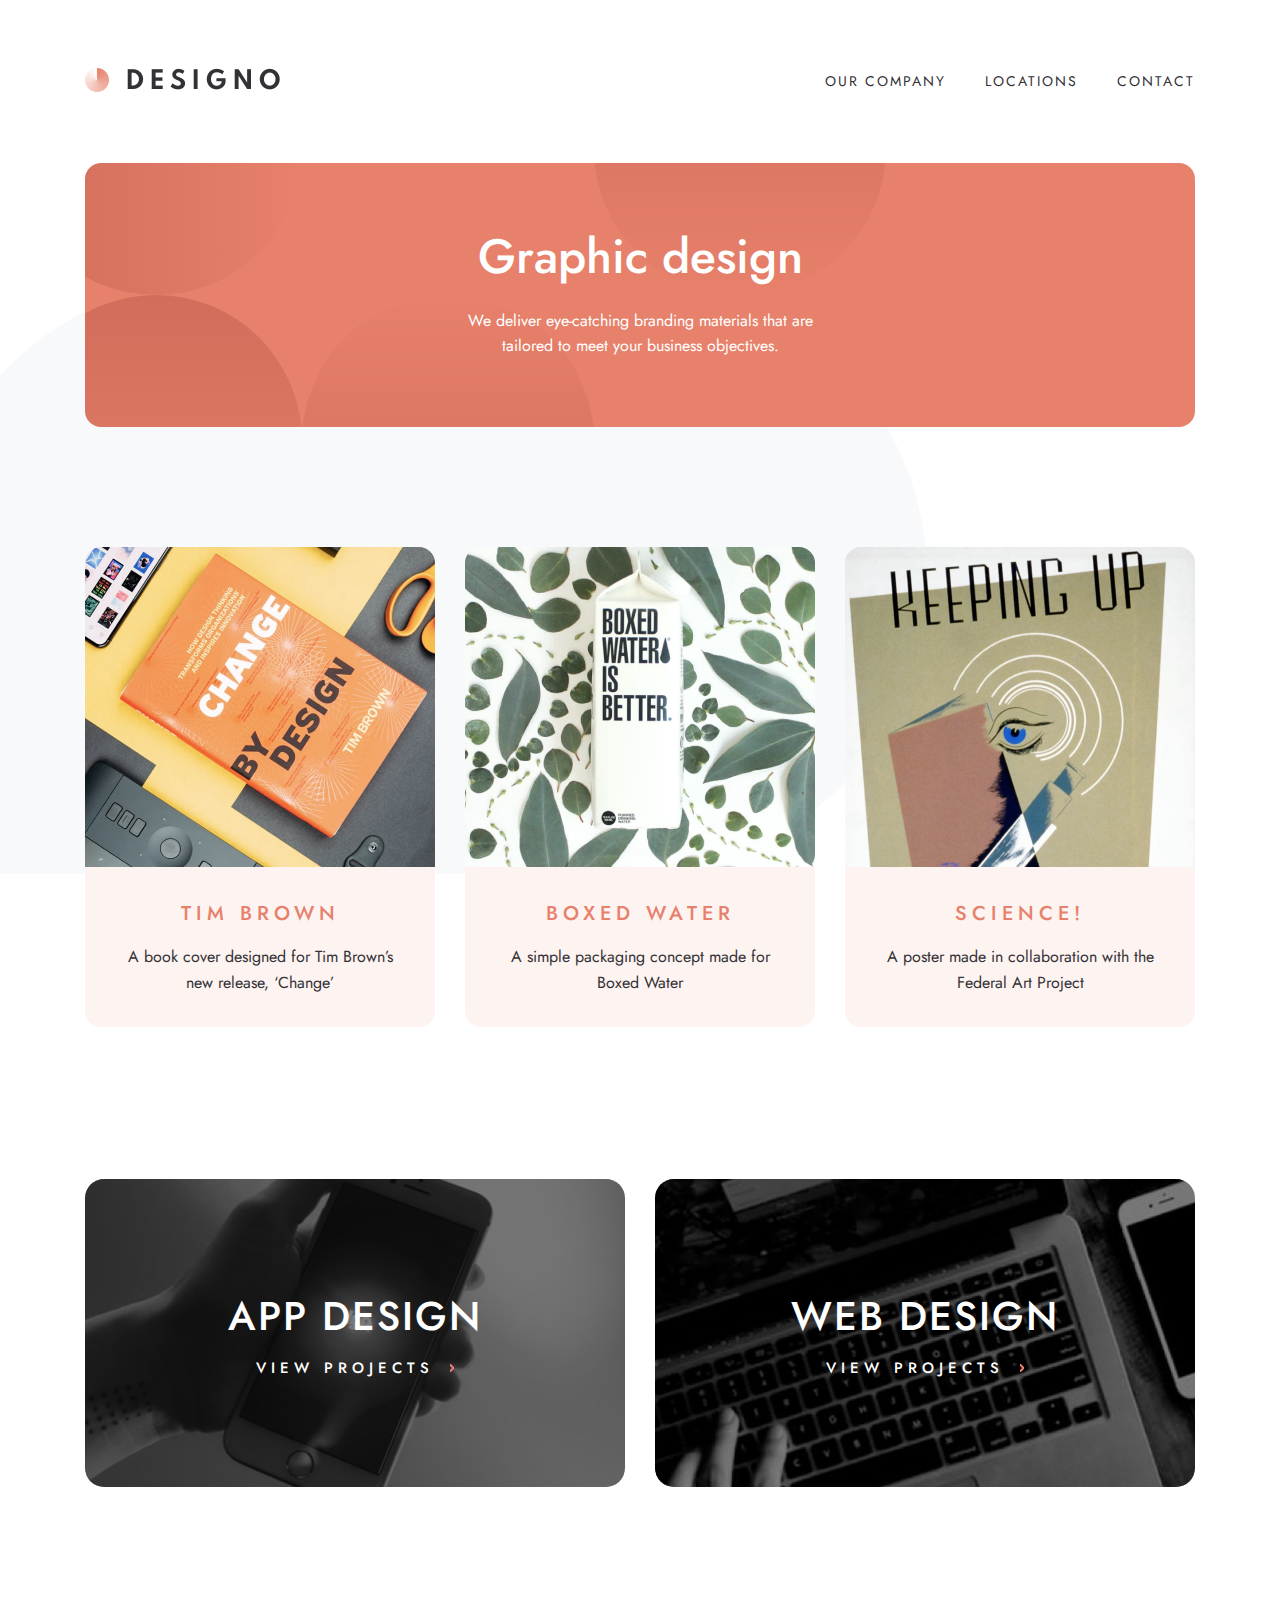
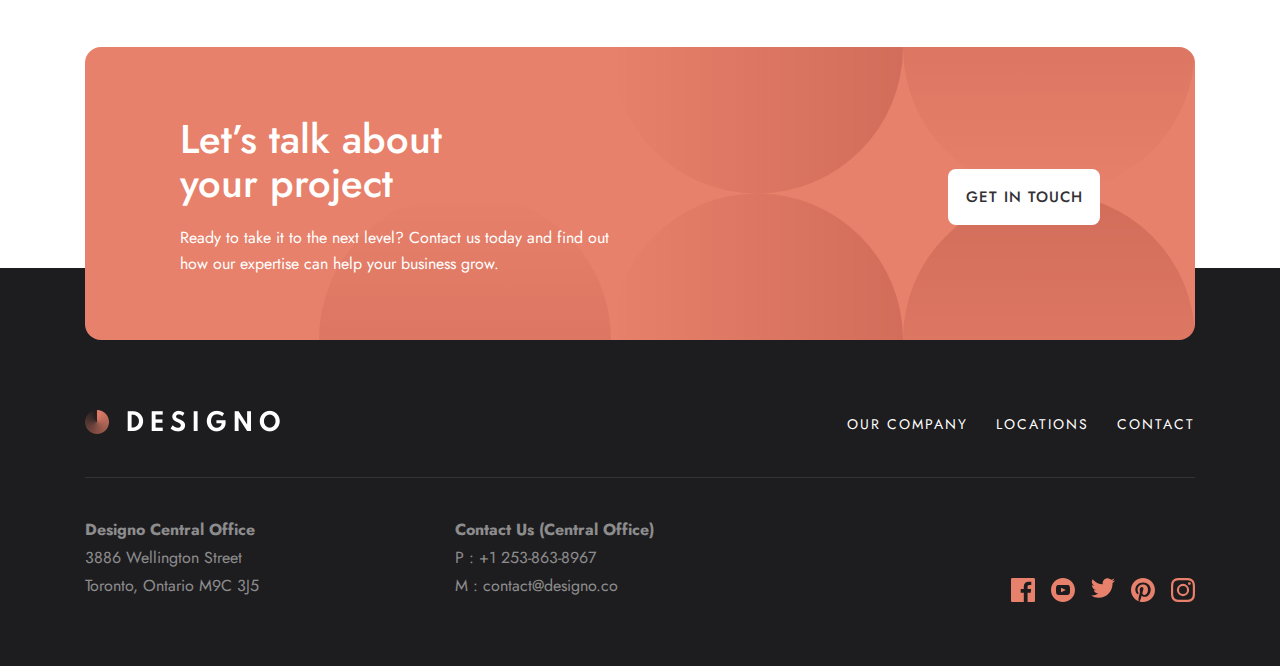
<file: graphic-design.html>
<!DOCTYPE html>
<html lang="en">
    <head>
      <meta charset="utf-8">
      <meta name="description" content="Exercise Frontend Mentor, exercise Designo Agency Website Challenge - Graphic Design">
      <meta name="viewport" content="width=device-width, initial-scale=1.0">
      <link rel="icon" type="image/png" sizes="32x32" href="./assets/favicon-32x32.png">
      <link rel="preconnect" href="https://fonts.googleapis.com">
      <link rel="preconnect" href="https://fonts.gstatic.com" crossorigin>
      <link href="https://fonts.googleapis.com/css2?family=Jost:ital,wght@0,100..900;1,100..900&display=swap" rel="stylesheet">
      <link href="styles.css" rel="stylesheet" type="text/css">
      <title>Frontend Mentor | Designo Agency Website Challenge - Graphic Design</title>
    </head>
    <body class="design graphic-design">

      <div class="background-menu"></div>
      
      <header class="container-header">
          <div class="top-menu">
            <a href="./index.html"><img class="logo-header" src="./assets/shared/desktop/logo-dark.png" alt="designo logo"></a>
            <button class="button button-menu" type="button"><img src="./assets/shared/mobile/icon-hamburger.svg" alt="menu"></button>            
          </div>
          <nav class="menu anim-menu">
            <ul class="list list-menu jost-regular">  
              <li class="li-menu"><a href="./about.html">Our Company</a></li>
              <li class="li-menu"><a href="./locations.html">Locations</a></li>
              <li class="li-menu"><a href="./contact.html">Contact</a></li>
            </ul>
          </nav>
      </header>
  

      <main class="main-container">

        <header class="main-header">
          <div class="container-text">
            <h1 class="title jost-medium title-32-48">Graphic design</h1>
            <p class="text jost-regular">We deliver eye-catching branding materials that are tailored to meet your business objectives.</p>
          </div>
        </header>

        <div class="container-projects">
          <section class="projects">
            <img src="./assets/graphic-design/desktop/image-change.jpg" alt="" class="image-projects">
            <div class="container-text">
              <h2 class="title jost-medium title-20">Tim Brown</h2>
              <p class="text jost-regular">A book cover designed for Tim Brown’s new release, ‘Change’</p>
            </div>
          </section>
          <section class="projects">
            <img src="./assets/graphic-design/desktop/image-boxed-water.jpg" alt="" class="image-projects">
            <div class="container-text">
              <h2 class="title jost-medium title-20">Boxed water</h2>
              <p class="text jost-regular">A simple packaging concept made for Boxed Water</p>
            </div>
          </section>
          <section class="projects">
            <img src="./assets/graphic-design/desktop/image-science.jpg" alt="" class="image-projects">
            <div class="container-text">
              <h2 class="title jost-medium title-20">Science!</h2>
              <p class="text jost-regular">A poster made in collaboration with the Federal Art Project</p>
            </div>
          </section>         
        </div>

        <div class="container-design">
          <section class="section-design app-design">
            <a class="link-project" href="./app-design.html">
              <h2 class="title jost-medium title-28-40">App Design</h2>
              <p class="text jost-medium">View Projects<span class="arrow"></span></p>
            </a>
          </section>
          <section class="section-design web-design">
            <a class="link-project" href="./web-design.html">
              <h2 class="title jost-medium title-28-40">Web Design</h2>
              <p class="text jost-medium">View Projects<span class="arrow"></span></p>
            </a>
          </section>
        </div>
        <section class="your-project">
          <div class="container-text">
            <h2 class="title jost-medium title-32-40">Let’s talk about<br> your project</h2>
            <p class="text jost-regular">Ready to take it to the next level? Contact us today and find out how our expertise can help your business grow.</p>
            <a class="button-frame" href="./contact.html">Get in touch</a>              
          </div>
        </section>

      </main>

      <footer class="footer">
        <div class="display-desktop">
          <div class="container-logo">
            <img src="./assets/shared/desktop/logo-light.png" alt="logo brand" class="logo-footer">
          </div>
          <ul class="list list-footer jost-regular">
            <li class="li-footer"><a href="./about.html">Our company</a></li>
            <li class="li-footer"><a href="./locations.html">Locations</a></li>
            <li class="li-footer"><a href="./contact.html">Contact</a></li>
          </ul>
          <hr class="line-footer">
          <address class="container-address">
            <p class="jost-bold">Designo Central Office</p>
            <p class="jost-regular">3886 Wellington Street</p>
            <p class="jost-regular">Toronto, Ontario M9C 3J5</p>
          </address>
          <address class="container-address">
            <p class="jost-bold">Contact Us (Central Office)</p>
            <p class="jost-regular">P : +1 253-863-8967</p>
            <p class="jost-regular">M : contact@designo.co</p>
          </address>
          <ul class="list list-logo">
            <li class="li-logo"><a href="#"><svg width="24" height="24" xmlns="http://www.w3.org/2000/svg">
                                  <path d="M22.675 0H1.325C.593 0 0 .593 0 1.325v21.351C0 23.407.593 24 1.325 24H12.82v-9.294H9.692v-3.622h3.128V8.413c0-3.1 1.893-4.788 4.659-4.788 1.325 0 2.463.099 2.795.143v3.24l-1.918.001c-1.504 0-1.795.715-1.795 1.763v2.313h3.587l-.467 3.622h-3.12V24h6.116c.73 0 1.323-.593 1.323-1.325V1.325C24 .593 23.407 0 22.675 0z" fill="#E7816B" fill-rule="nonzero"/>
                                </svg></a></li>
            <li class="li-logo"><a href="#"><svg width="24" height="24" xmlns="http://www.w3.org/2000/svg">
                                  <path d="M12 0C5.373 0 0 5.373 0 12s5.373 12 12 12 12-5.373 12-12S18.627 0 12 0zm4.441 16.892c-2.102.144-6.784.144-8.883 0C5.282 16.736 5.017 15.622 5 12c.017-3.629.285-4.736 2.558-4.892 2.099-.144 6.782-.144 8.883 0C18.718 7.264 18.982 8.378 19 12c-.018 3.629-.285 4.736-2.559 4.892zM10 9.658l4.917 2.338L10 14.342V9.658z" fill="#E7816B" fill-rule="nonzero"/>
                                </svg></a></li>
            <li class="li-logo"><a href="#"><svg width="24" height="20" xmlns="http://www.w3.org/2000/svg">
                                  <path d="M24 2.557a9.83 9.83 0 01-2.828.775A4.932 4.932 0 0023.337.608a9.864 9.864 0 01-3.127 1.195A4.916 4.916 0 0016.616.248c-3.179 0-5.515 2.966-4.797 6.045A13.978 13.978 0 011.671 1.149a4.93 4.93 0 001.523 6.574 4.903 4.903 0 01-2.229-.616c-.054 2.281 1.581 4.415 3.949 4.89a4.935 4.935 0 01-2.224.084 4.928 4.928 0 004.6 3.419A9.9 9.9 0 010 17.54a13.94 13.94 0 007.548 2.212c9.142 0 14.307-7.721 13.995-14.646A10.025 10.025 0 0024 2.557z" fill="#E7816B" fill-rule="nonzero"/>
                                </svg></a></li>
            <li class="li-logo"><a href="#"><svg width="24" height="24" xmlns="http://www.w3.org/2000/svg">
                                  <path d="M12 0C5.373 0 0 5.372 0 12c0 5.084 3.163 9.426 7.627 11.174-.105-.949-.2-2.405.042-3.441.218-.937 1.407-5.965 1.407-5.965s-.359-.719-.359-1.782c0-1.668.967-2.914 2.171-2.914 1.023 0 1.518.769 1.518 1.69 0 1.029-.655 2.568-.994 3.995-.283 1.194.599 2.169 1.777 2.169 2.133 0 3.772-2.249 3.772-5.495 0-2.873-2.064-4.882-5.012-4.882-3.414 0-5.418 2.561-5.418 5.207 0 1.031.397 2.138.893 2.738a.36.36 0 01.083.345l-.333 1.36c-.053.22-.174.267-.402.161-1.499-.698-2.436-2.889-2.436-4.649 0-3.785 2.75-7.262 7.929-7.262 4.163 0 7.398 2.967 7.398 6.931 0 4.136-2.607 7.464-6.227 7.464-1.216 0-2.359-.631-2.75-1.378l-.748 2.853c-.271 1.043-1.002 2.35-1.492 3.146C9.57 23.812 10.763 24 12 24c6.627 0 12-5.373 12-12 0-6.628-5.373-12-12-12z" fill="#E7816B" fill-rule="nonzero"/>
                                </svg></a></li>
            <li class="li-logo"><a href="#"><svg width="24" height="24" xmlns="http://www.w3.org/2000/svg">
                                  <path d="M12 2.163c3.204 0 3.584.012 4.85.07 3.252.148 4.771 1.691 4.919 4.919.058 1.265.069 1.645.069 4.849 0 3.205-.012 3.584-.069 4.849-.149 3.225-1.664 4.771-4.919 4.919-1.266.058-1.644.07-4.85.07-3.204 0-3.584-.012-4.849-.07-3.26-.149-4.771-1.699-4.919-4.92-.058-1.265-.07-1.644-.07-4.849 0-3.204.013-3.583.07-4.849.149-3.227 1.664-4.771 4.919-4.919 1.266-.057 1.645-.069 4.849-.069zM12 0C8.741 0 8.333.014 7.053.072 2.695.272.273 2.69.073 7.052.014 8.333 0 8.741 0 12c0 3.259.014 3.668.072 4.948.2 4.358 2.618 6.78 6.98 6.98C8.333 23.986 8.741 24 12 24c3.259 0 3.668-.014 4.948-.072 4.354-.2 6.782-2.618 6.979-6.98.059-1.28.073-1.689.073-4.948 0-3.259-.014-3.667-.072-4.947-.196-4.354-2.617-6.78-6.979-6.98C15.668.014 15.259 0 12 0zm0 5.838a6.162 6.162 0 100 12.324 6.162 6.162 0 000-12.324zM12 16a4 4 0 110-8 4 4 0 010 8zm6.406-11.845a1.44 1.44 0 100 2.881 1.44 1.44 0 000-2.881z" fill="#E7816B" fill-rule="nonzero"/>
                                </svg></a></li>
          </ul>
        </div>
      </footer>

    <script src="./script.js"></script>

    </body>
</html>
</file>
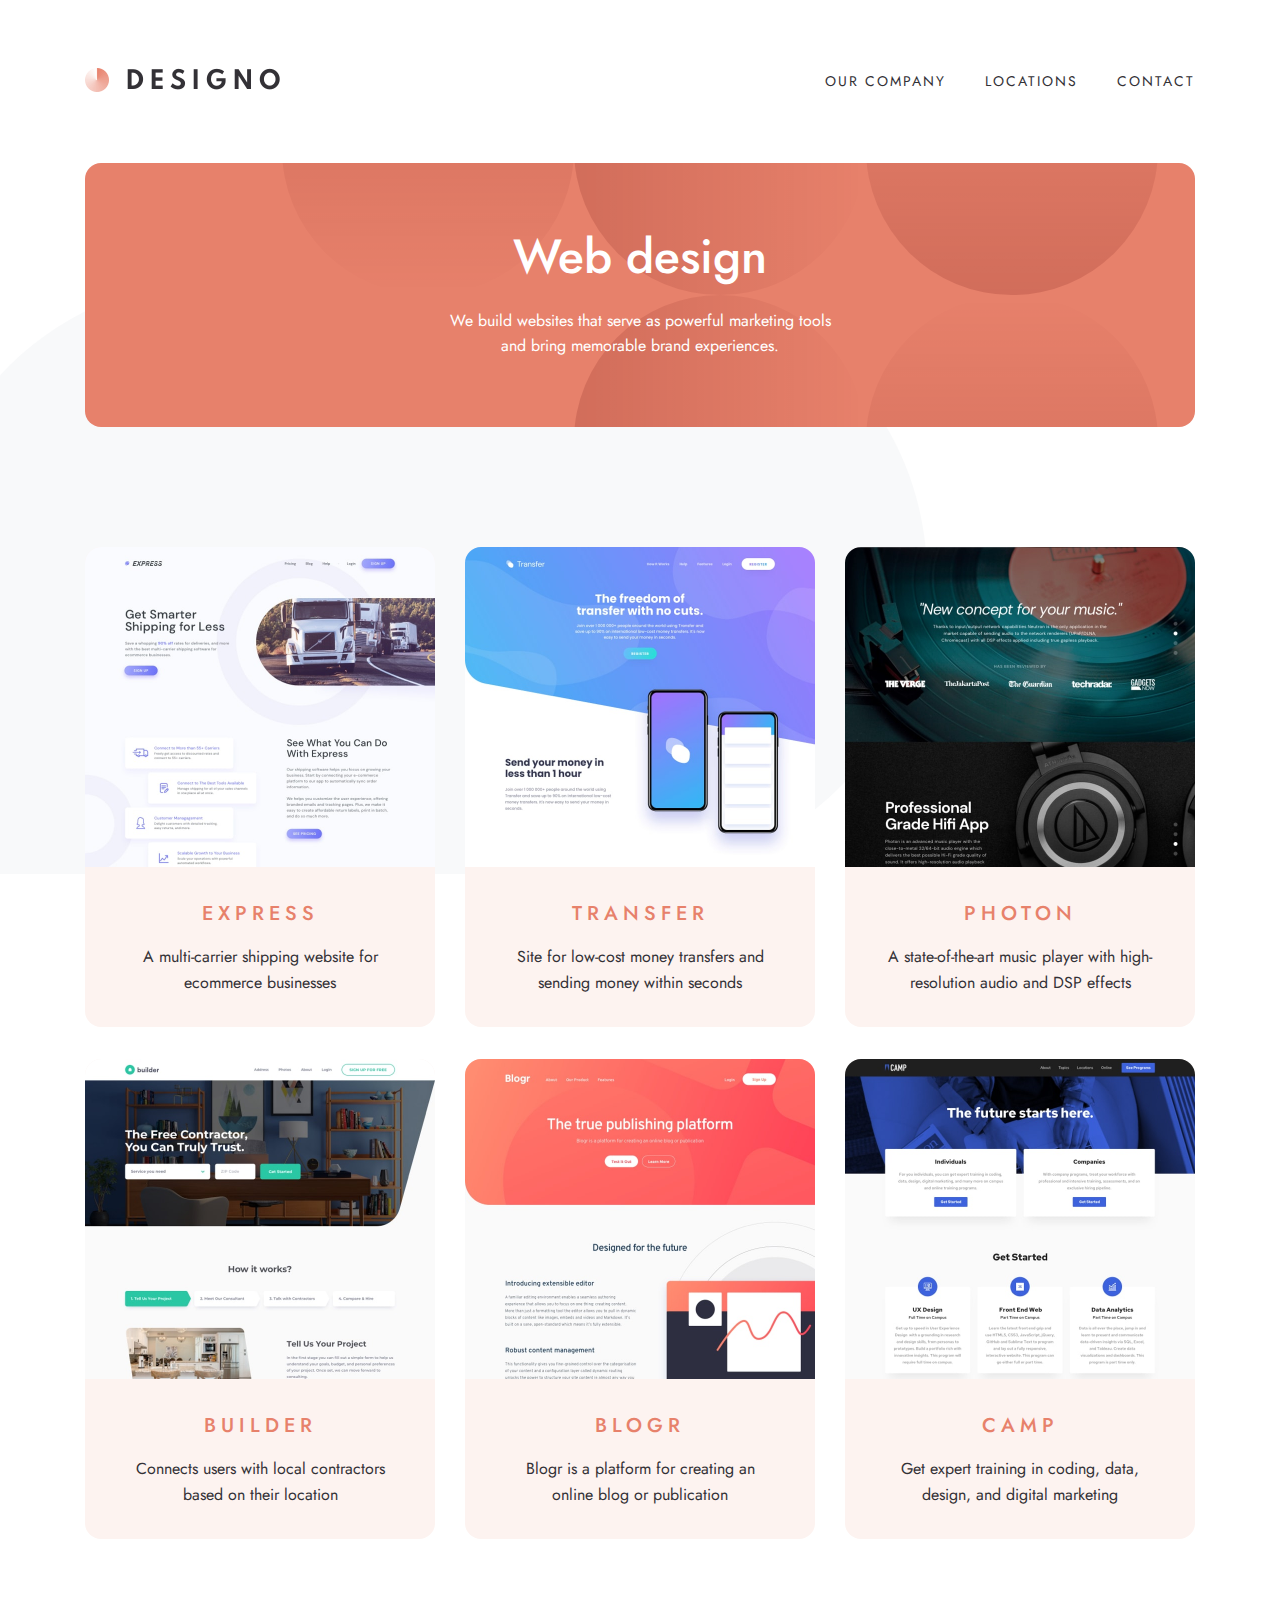
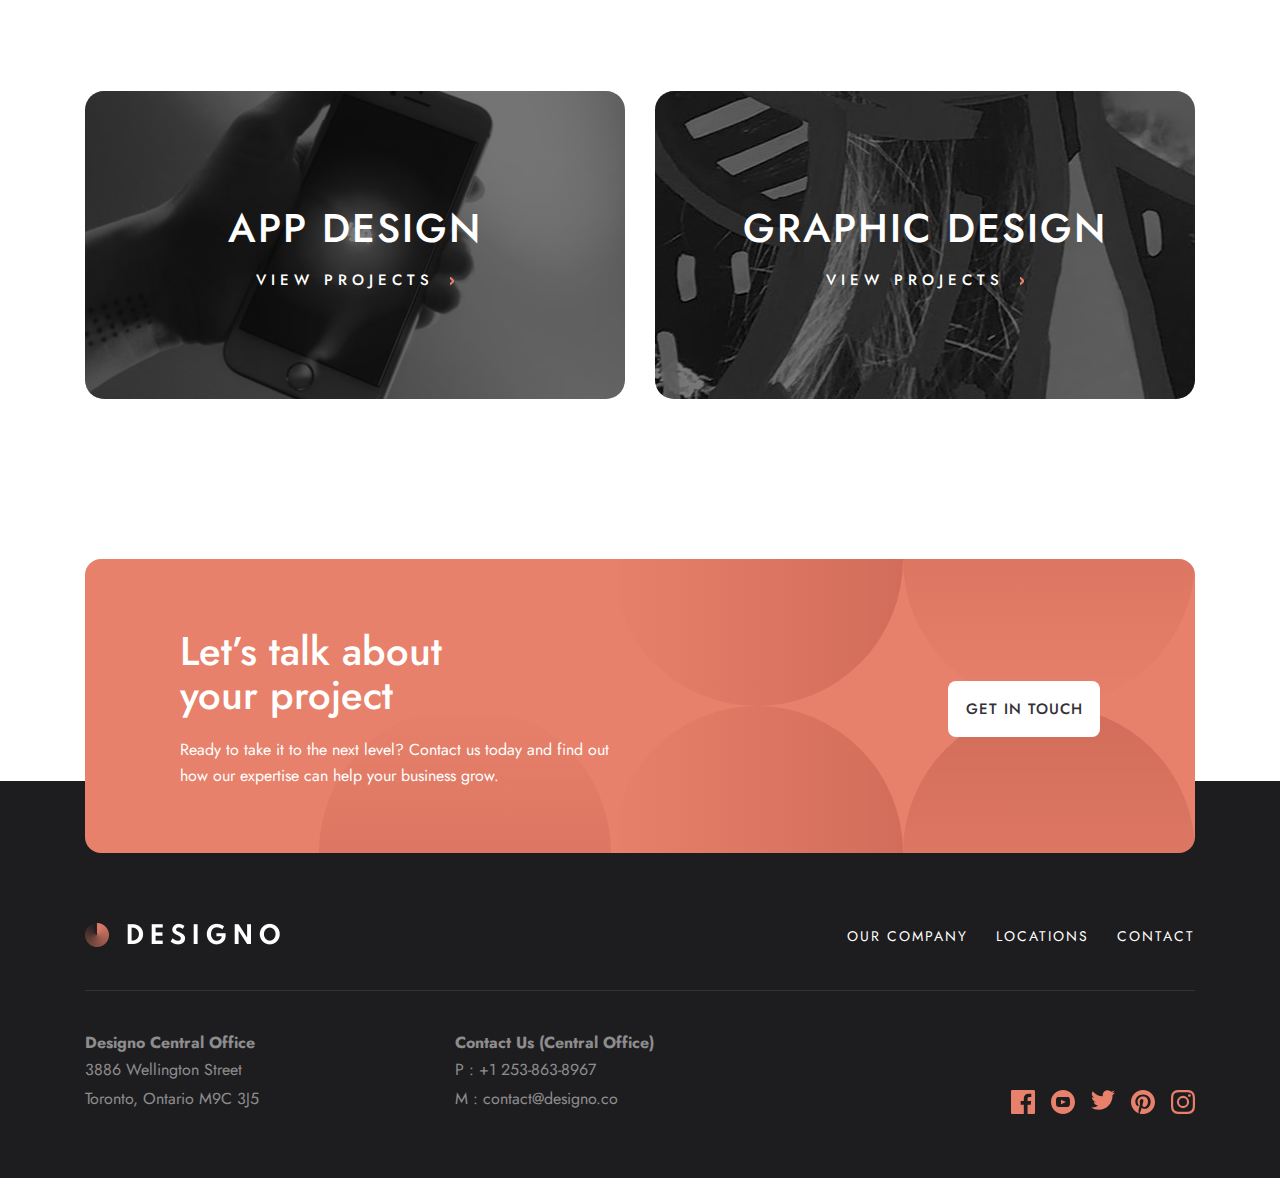
<file: web-design.html>
<!DOCTYPE html>
<html lang="en">
    <head>
      <meta charset="utf-8">
      <meta name="description" content="Exercise Frontend Mentor, exercise Designo Agency Website Challenge - Web Design">
      <meta name="viewport" content="width=device-width, initial-scale=1.0">
      <link rel="icon" type="image/png" sizes="32x32" href="./assets/favicon-32x32.png">
      <link rel="preconnect" href="https://fonts.googleapis.com">
      <link rel="preconnect" href="https://fonts.gstatic.com" crossorigin>
      <link href="https://fonts.googleapis.com/css2?family=Jost:ital,wght@0,100..900;1,100..900&display=swap" rel="stylesheet">
      <link href="styles.css" rel="stylesheet" type="text/css">
      <title>Frontend Mentor | Designo Agency Website Challenge - Web Design</title>
    </head>
    <body class="design">

      <div class="background-menu"></div>
      
      <header class="container-header">
          <div class="top-menu">
            <a href="./index.html"><img class="logo-header" src="./assets/shared/desktop/logo-dark.png" alt="designo logo"></a>
            <button class="button button-menu"><img src="./assets/shared/mobile/icon-hamburger.svg" alt="menu"></button>            
          </div>
          <nav class="menu anim-menu">
            <ul class="list list-menu jost-regular">  
              <li class="li-menu"><a href="./about.html">Our Company</a></li>
              <li class="li-menu"><a href="./locations.html">Locations</a></li>
              <li class="li-menu"><a href="./contact.html">Contact</a></li>
            </ul>
          </nav>
      </header>


      <main class="main-container">

        <header class="main-header">
          <div class="container-text">
            <h1 class="title jost-medium title-32-48">Web design</h1>
            <p class="text jost-regular">We build websites that serve as powerful marketing tools and bring memorable brand experiences.</p>
          </div>
        </header>
           
        <div class="container-projects">
          <section class="projects">
            <img src="./assets/web-design/desktop/image-express.jpg" alt="" class="image-projects">
            <div class="container-text">
              <h3 class="title jost-medium title-20">Express</h3>
              <p class="text jost-regular">A multi-carrier shipping website for ecommerce businesses</p>              
            </div>
          </section>
          <section class="projects">
            <img src="./assets/web-design/desktop/image-transfer.jpg" alt="" class="image-projects">
            <div class="container-text">
              <h3 class="title jost-medium title-20">Transfer</h3>
              <p class="text jost-regular">Site for low-cost money transfers and sending money within seconds</p>
            </div>
          </section>
          <section class="projects">
            <img src="./assets/web-design/desktop/image-photon.jpg" alt="" class="image-projects">
            <div class="container-text">
              <h3 class="title jost-medium title-20">Photon</h3>
              <p class="text jost-regular">A state-of-the-art music player with high-resolution audio and DSP effects</p>
            </div>
          </section>
          <section class="projects">
            <img src="./assets/web-design/desktop/image-builder.jpg" alt="" class="image-projects">
            <div class="container-text">
              <h3 class="title jost-medium title-20">Builder</h3>
              <p class="text jost-regular">Connects users with local contractors based on their location</p>
            </div>
          </section>          
          <section class="projects">
            <img src="./assets/web-design/desktop/image-blogr.jpg" alt="" class="image-projects">
            <div class="container-text">
              <h3 class="title jost-medium title-20">Blogr</h3>
              <p class="text jost-regular">Blogr is a platform for creating an online blog or publication</p>
            </div>
          </section>
          <section class="projects">
            <img src="./assets/web-design/desktop/image-camp.jpg" alt="" class="image-projects">
            <div class="container-text">
              <h3 class="title jost-medium title-20">Camp</h3>
              <p class="text jost-regular">Get expert training in coding, data, design, and digital marketing</p>
            </div>
          </section>    
        </div>

        <div class="container-design">
          <section class="section-design app-design">
            <a class="link-project" href="./app-design.html">
              <h2 class="title jost-medium title-28-40">App Design</h2>
              <p class="text jost-medium">View Projects<span class="arrow"></span></p>
            </a>
          </section>
          <section class="section-design graphic-design">
            <a class="link-project" href="./graphic-design.html">
              <h2 class="title jost-medium title-28-40">Graphic Design</h2>
              <p class="text jost-medium">View Projects<span class="arrow"></span></p>
            </a>
          </section>
        </div>

        <section class="your-project">
          <div class="container-text">
            <h3 class="title jost-medium title-32-40">Let’s talk about<br> your project</h3>
            <p class="text jost-regular">Ready to take it to the next level? Contact us today and find out how our expertise can help your business grow.</p>
            <a class="button-frame" href="./contact.html">Get in touch</a>              
          </div>
        </section>
        
      </main>
    
      <footer class="footer">
        <div class="display-desktop">
          <div class="container-logo">
            <img src="./assets/shared/desktop/logo-light.png" alt="logo brand" class="logo-footer">
          </div>
          <ul class="list list-footer jost-regular">
            <li class="li-footer"><a href="./about.html">Our company</a></li>
            <li class="li-footer"><a href="./locations.html">Locations</a></li>
            <li class="li-footer"><a href="./contact.html">Contact</a></li>
          </ul>
          <hr class="line-footer">
          <address class="container-address">
            <p class="jost-bold">Designo Central Office</p>
            <p class="jost-regular">3886 Wellington Street</p>
            <p class="jost-regular">Toronto, Ontario M9C 3J5</p>
          </address>
          <address class="container-address">
            <p class="jost-bold">Contact Us (Central Office)</p>
            <p class="jost-regular">P : +1 253-863-8967</p>
            <p class="jost-regular">M : contact@designo.co</p>
          </address>
          <ul class="list list-logo">
            <li class="li-logo"><svg width="24" height="24" xmlns="http://www.w3.org/2000/svg">
                                  <path d="M22.675 0H1.325C.593 0 0 .593 0 1.325v21.351C0 23.407.593 24 1.325 24H12.82v-9.294H9.692v-3.622h3.128V8.413c0-3.1 1.893-4.788 4.659-4.788 1.325 0 2.463.099 2.795.143v3.24l-1.918.001c-1.504 0-1.795.715-1.795 1.763v2.313h3.587l-.467 3.622h-3.12V24h6.116c.73 0 1.323-.593 1.323-1.325V1.325C24 .593 23.407 0 22.675 0z" fill="#E7816B" fill-rule="nonzero"/>
                                </svg></li>
            <li class="li-logo"><svg width="24" height="24" xmlns="http://www.w3.org/2000/svg">
                                  <path d="M12 0C5.373 0 0 5.373 0 12s5.373 12 12 12 12-5.373 12-12S18.627 0 12 0zm4.441 16.892c-2.102.144-6.784.144-8.883 0C5.282 16.736 5.017 15.622 5 12c.017-3.629.285-4.736 2.558-4.892 2.099-.144 6.782-.144 8.883 0C18.718 7.264 18.982 8.378 19 12c-.018 3.629-.285 4.736-2.559 4.892zM10 9.658l4.917 2.338L10 14.342V9.658z" fill="#E7816B" fill-rule="nonzero"/>
                                </svg></li>
            <li class="li-logo"><svg width="24" height="20" xmlns="http://www.w3.org/2000/svg">
                                  <path d="M24 2.557a9.83 9.83 0 01-2.828.775A4.932 4.932 0 0023.337.608a9.864 9.864 0 01-3.127 1.195A4.916 4.916 0 0016.616.248c-3.179 0-5.515 2.966-4.797 6.045A13.978 13.978 0 011.671 1.149a4.93 4.93 0 001.523 6.574 4.903 4.903 0 01-2.229-.616c-.054 2.281 1.581 4.415 3.949 4.89a4.935 4.935 0 01-2.224.084 4.928 4.928 0 004.6 3.419A9.9 9.9 0 010 17.54a13.94 13.94 0 007.548 2.212c9.142 0 14.307-7.721 13.995-14.646A10.025 10.025 0 0024 2.557z" fill="#E7816B" fill-rule="nonzero"/>
                                </svg></li>
            <li class="li-logo"><svg width="24" height="24" xmlns="http://www.w3.org/2000/svg">
                                  <path d="M12 0C5.373 0 0 5.372 0 12c0 5.084 3.163 9.426 7.627 11.174-.105-.949-.2-2.405.042-3.441.218-.937 1.407-5.965 1.407-5.965s-.359-.719-.359-1.782c0-1.668.967-2.914 2.171-2.914 1.023 0 1.518.769 1.518 1.69 0 1.029-.655 2.568-.994 3.995-.283 1.194.599 2.169 1.777 2.169 2.133 0 3.772-2.249 3.772-5.495 0-2.873-2.064-4.882-5.012-4.882-3.414 0-5.418 2.561-5.418 5.207 0 1.031.397 2.138.893 2.738a.36.36 0 01.083.345l-.333 1.36c-.053.22-.174.267-.402.161-1.499-.698-2.436-2.889-2.436-4.649 0-3.785 2.75-7.262 7.929-7.262 4.163 0 7.398 2.967 7.398 6.931 0 4.136-2.607 7.464-6.227 7.464-1.216 0-2.359-.631-2.75-1.378l-.748 2.853c-.271 1.043-1.002 2.35-1.492 3.146C9.57 23.812 10.763 24 12 24c6.627 0 12-5.373 12-12 0-6.628-5.373-12-12-12z" fill="#E7816B" fill-rule="nonzero"/>
                                </svg></li>
            <li class="li-logo"><svg width="24" height="24" xmlns="http://www.w3.org/2000/svg">
                                  <path d="M12 2.163c3.204 0 3.584.012 4.85.07 3.252.148 4.771 1.691 4.919 4.919.058 1.265.069 1.645.069 4.849 0 3.205-.012 3.584-.069 4.849-.149 3.225-1.664 4.771-4.919 4.919-1.266.058-1.644.07-4.85.07-3.204 0-3.584-.012-4.849-.07-3.26-.149-4.771-1.699-4.919-4.92-.058-1.265-.07-1.644-.07-4.849 0-3.204.013-3.583.07-4.849.149-3.227 1.664-4.771 4.919-4.919 1.266-.057 1.645-.069 4.849-.069zM12 0C8.741 0 8.333.014 7.053.072 2.695.272.273 2.69.073 7.052.014 8.333 0 8.741 0 12c0 3.259.014 3.668.072 4.948.2 4.358 2.618 6.78 6.98 6.98C8.333 23.986 8.741 24 12 24c3.259 0 3.668-.014 4.948-.072 4.354-.2 6.782-2.618 6.979-6.98.059-1.28.073-1.689.073-4.948 0-3.259-.014-3.667-.072-4.947-.196-4.354-2.617-6.78-6.979-6.98C15.668.014 15.259 0 12 0zm0 5.838a6.162 6.162 0 100 12.324 6.162 6.162 0 000-12.324zM12 16a4 4 0 110-8 4 4 0 010 8zm6.406-11.845a1.44 1.44 0 100 2.881 1.44 1.44 0 000-2.881z" fill="#E7816B" fill-rule="nonzero"/>
                                </svg></li>
          </ul>
        </div>
      </footer>

    <script src="./script.js"></script>

    </body>
</html>
</file>
<file: styles.css>
@import "styles-about.css";
@import "styles-design.css";
@import "styles-contact.css";
@import "styles-locations.css";


:root{

  --size-375: 23.4375rem;
  --width-327-689: clamp(20.4375rem, -1.1512rem + 92.112vw, 43.0625rem);  
  --width-375-689: clamp(23.4375rem, 4.7114rem + 79.8982vw, 43.0625rem);  
  --width-327-573: clamp(20.4375rem, 5.7667rem + 62.5954vw, 35.8125rem); 
  --width-327-540: clamp(20.4375rem, 7.7347rem + 54.1985vw, 33.75rem);
  --width-340-573: clamp(21.25rem, 7.3545rem + 59.2875vw, 35.8125rem);  
  --width-340-540: clamp(21.25rem, 9.3225rem + 50.8906vw, 33.75rem);
  --width-689-1110: clamp(43.0625rem, 12.9911rem + 62.6488vw, 69.375rem);

  /*FONT_SIZE*/

  --font-15-16: clamp(0.9375rem, 0.8779rem + 0.2545vw, 1rem);

}

*{
  box-sizing: border-box;
  margin: 0;
  padding: 0;
}

body{
  min-width: 17.5rem;
  min-height: 100vh;    
}


/**TEXT**/

.jost-regular{
  font-family: "Jost", sans-serif;
  font-optical-sizing: auto;
  font-weight: 400;
  font-style: normal;
  line-height: 1.6;
}

.jost-medium{
  font-family: "Jost", sans-serif;
  font-optical-sizing: auto;
  font-weight: 500;
  font-style: normal;
}

.jost-bold{
  font-family: "Jost", sans-serif;
  font-optical-sizing: auto;
  font-weight: 700;
  font-style: normal;
}

/****/

img{
  display: block;
}

.button{
  display: block;
  background: transparent;
  border-style: none;
}

.button:hover{
  cursor: pointer;
  transition: all 0.5s;
}

.list{
  display: flex;
  flex-direction: column;
  list-style: none;
}

a{
  text-decoration: none;
  color: inherit;
}


/*SHARED*/

.title-28-40{
  font-size: clamp(1.75rem, 1.0344rem + 3.0534vw, 2.5rem);
  letter-spacing: clamp(0.0875rem, 0.0517rem + 0.1527vw, 0.125rem);
  text-transform: uppercase;
  color: #fff;
}

.title-32-40{
  font-size: clamp(2rem, 1.5229rem + 2.0356vw, 2.5rem);
  color: #fff;
  line-height: 1.1;
}

.title-32-48{
  font-size: clamp(2rem, 1.0458rem + 4.0712vw, 3rem);
  color: #fff;
  line-height: 1.1;
}

.title-20{
  font-size: 1.25rem;
  letter-spacing: 0.3125rem;
  text-transform: uppercase;
}

.button-frame{
  display: flex;
  justify-content: center;
  align-items: center;
  font-family: "Jost", sans-serif;
  font-size: 0.9375rem;
  font-weight: 500;  
  font-optical-sizing: auto;
  font-style: normal;
  letter-spacing: 0.0625rem;  
  text-transform: uppercase;
  width: 9.5rem;
  height: 3.5rem;
  background: #fff;
  color: #333136;
  border-radius: 0.5rem;
}


/*HEADER*/

.container-header{
  background: #fff;
  position: relative;
  z-index: 10;
}


/*MENU*/

.background-menu{
  display: none;
  width: 100vw;
  height: 100vh;
  background: hsla(0, 0%, 0%, 0.4);
  position: fixed;
  z-index: 10;
}

.top-menu{
  max-width: clamp(23.4375rem, 0rem + 100vw, 48rem);
  padding: 2.25rem 2rem;
  display: flex;
  justify-content: space-between;
  align-items: center;
  background: #fff;
  position: relative;
  z-index: 100;
}

.logo-header{
  width: 12.625rem;
  height: 1.6875rem;
}

.button-menu{
  width: 1.5rem;
  height: 1.25rem;
}

.menu{
  display: none;
  width: clamp(23.4375rem, 0rem + 100vw, 48rem);
  background: #1D1C1E;
  position: absolute;
}

.list-menu{
  font-size: 1.5rem;
  letter-spacing: 0.125rem;
  text-transform: uppercase;
  color: #fff;
  padding: 2rem 1.5rem;
}

.li-menu{
  margin-bottom: 1rem;
}

.li-menu:hover{
  text-decoration: underline;
}


/*MAIN*/

.main-header {
  background: url('./assets/home/desktop/image-hero-phone.png') no-repeat center calc(100% + 23.2rem),
              url('./assets/home/desktop/bg-pattern-hero-home.svg') no-repeat calc(50% + 8.25rem) calc(50%)  ,
              #E7816B;
  max-width: var(--width-375-689);
  margin: 0 auto;
  padding: clamp(4rem, 6.4427rem + -5.0891vw, 5.25rem) 0 28.125rem;
  text-align: center;
  color: #fff;
  border-radius: clamp(0rem, -0.9542rem + 4.0712vw, 1rem);
}

.home .main-header .container-text{
  max-width: var(--width-340-540);
  margin: 0 auto;
}

.main-header .title{
  margin-bottom: 1.75rem;
}

.home .main-header .button-frame{
  margin: 1.875rem auto 0;
}

.button-frame:hover{
  background: #FFAD9B;
  color: #fff;
  transition: all 0.5s;
}


/*DESIGN*/

.container-design{
  margin: 7.5rem auto 7.5rem;
}

.container-design .section-design{
  max-width: var(--width-327-689);
  height: clamp(12.5rem, 18.6069rem + -12.7226vw, 15.625rem);
  margin: 0 auto;
  border-radius: 1.2rem;
  text-align: center;
}

.section-design a{
  display: inline-block;
  align-content: center;
  width: 100%;
  height: 100%;
  background: hsla(0, 0%, 0%, 0.5);
  border-radius: 1.2rem;
}

.section-design a:hover{
  background: hsla(11, 72%, 66%, 0.75);
}

.section-design.web-design{
  background: url('./assets/home/mobile/image-web-design.jpg') no-repeat center / cover;
  margin-bottom: 1.5rem;
}

.section-design.app-design{
  background: url('./assets/home/mobile/image-app-design.jpg') no-repeat center / cover;
  margin-bottom: 1.5rem;
}

.section-design.graphic-design{
  background: url('./assets/home/mobile/image-graphic-design.jpg') no-repeat center / cover;
}

.section-design .text{
  display: block;
  font-size: 0.9375rem;
  letter-spacing: 0.3125rem;
  text-transform: uppercase;
  color: #fff;
  margin-top: 0.75rem;
}

.section-design .arrow{
  display: inline-block;
  background: url('./assets/shared/desktop/icon-right-arrow.svg') no-repeat center;
  width: 0.25rem;
  height: 0.5rem;
  margin-left: 1rem;
  position: relative;
    top: -0.05rem;
}


/*ILLUSTRATION*/

.container-illustration{
  margin-bottom: 7.5rem;
}

.container-illustration .illustration{
  text-align: center;
}

.container-illustration .illustration:not(:last-of-type){
  margin-bottom: 5rem;
}

.container-image-illustration{
  max-width: 12.625rem;
  max-height: 12.625rem;
  margin: 0 auto;
  position: relative;
}

.illustration .background{
  width: 100%;
  height: 100%;
  background: url('./assets/shared/desktop/bg-pattern-small-circle.svg') no-repeat center / cover;
  position: absolute; 
  z-index: -1;
}

.illustration:nth-of-type(2) .background{
  transform: rotate(260deg);
}

.illustration:nth-of-type(3) .background{
  transform: rotate(90deg);
}

.illustration .image-illustration{
  width: 100%;
  height: 100%;
}

.illustration .container-text{
  max-width: clamp(20.4375rem, 13.6985rem + 28.7532vw, 27.5rem);
  margin: 0 auto;
}

.illustration .title{
  margin: 3rem auto 2rem;
}


.background-leaf{
  display: none;
}

/*YOUR PROJECT*/

.your-project{
  max-width: var(--width-327-689);
  background: url('./assets/shared/desktop/bg-pattern-call-to-action.svg') no-repeat calc(50% + 5rem) calc(50%),
              #E7816B;
  border-radius: 1rem;
  text-align: center;
  margin: 0 auto -11.75rem;
  padding: clamp(3.75rem, 4.9714rem + -2.5445vw, 4.375rem) 0 clamp(3.5rem, 4.4771rem + -2.0356vw, 4rem);
  position: relative;
  z-index: 1;
}

.your-project .container-text{
  max-width: clamp(18.75rem, 10.7586rem + 34.0967vw, 27.125rem);
  margin: 0 auto;
}

.your-project .text{
  font-size: var(--font-15-16);  
  color: #fff;
  margin: 1.25rem 0 2rem;
}

.your-project .button-frame{
  margin: 0 auto;
}


/*FOOTER*/

.footer{
  background: #1D1C1E;
  text-align: center;
  padding: 15.625rem 0 3rem;
  text-align: center;
}

.footer .logo-footer{
  width: 12.625rem;
  height: 1.6875rem;
  margin: 0 auto;
}

.footer .list-footer{
  max-width: 20.4375rem;
  font-size: 0.875rem;
  letter-spacing: 0.125rem;
  text-transform: uppercase;
  color: #fff;
  margin: 2rem auto 0;
  padding: 1.5rem 0 0;
  border-top: 0.0625rem solid hsla(0, 0%, 100%, 0.1);
}

.list-footer .li-footer:not(:last-of-type){
  margin-bottom: 1.5rem;
}

.li-footer:hover{
  text-decoration: underline;
}

.line-footer{
  display: none;
}

.footer .container-address{
  color: hsla(0, 0%, 100%, 0.5);
  margin: 2.75rem 0 0;
}

.footer .container-address p{
  margin-bottom: 0.2rem;
}

.footer .list-logo{
  max-width: 11.5rem;
  height: 1.5rem;
  margin: 2.5rem auto 0;
  flex-direction: row;
  justify-content: space-between;
}

.li-logo:hover{
  cursor: pointer;
  filter: brightness(1.2) contrast(1.5);
  transition: all 0.5s;
}




/*ANIMATION*/

@media (prefers-reduced-motion: no-preference){

  @media screen and (max-width : 47.999rem){
  
    .anim-menu{
      /* animation: name duration timing-function delay iteration-count direction fill-mode; */
      animation: frame-menu 1s ease;
    }

    @keyframes frame-menu{

      0%{
        transform: translateY(-100%);
      }

      100%{
        transform: translateY(0%);
      }

    }

  }


}





/*** TABLET ***/

@media screen and (min-width: 48rem){


/*HEADER*/

  .container-header{
    width: var(--width-689-1110);
    margin: 0 auto;
    display: flex;
    justify-content: space-between;
    align-items: center;
  }


  /*MENU*/

  .background-menu{
    display: none;
  }

  .top-menu{
    margin: 0;
    padding: 4.25rem 0;
  }

  .button-menu{
    display: none;
  }

  .menu{
    display: block;
    background: #fff;
    width: clamp(18.75rem, 6.9712rem + 33.6538vw, 23.125rem);
    position: relative;
  }

  .list-menu{
    flex-direction: row;
    justify-content: space-between;
    font-size: 0.875rem;
    color: #333136;
    padding: 0;
  }

  .li-menu{
    margin: 0;
  }


/*MAIN*/

  .main-header {
    max-width: var(--width-689-1110);
  }


/*DESIGN*/

  .container-design .section-design{
    max-width: var(--width-689-1110);
  }

  .section-design.web-design{
     background: url('./assets/home/tablet/image-web-design.jpg') no-repeat center / cover;
  }

  .section-design.app-design{
    background: url('./assets/home/tablet/image-app-design.jpg') no-repeat center / cover;
  }

  .section-design.graphic-design{
    background: url('./assets/home/tablet/image-graphic-design.jpg') no-repeat center / cover;
  }

  
/*ILLUSTRATION*/

  .container-illustration{
    margin-bottom: 5rem;
  }

  .container-illustration .illustration{
    width: 43.0625rem;
    margin: 0 auto;
    display: flex;
    justify-content: space-between;
    align-items: center;
    text-align: left;    
  }

  .container-image-illustration{
    margin: 0;
  }

  .illustration .container-text{
    margin: 0;
  }

  .illustration .title{
    margin: 0 0 1.25rem;
  }


/*YOUR PROJECT*/

  .your-project{
    max-width: var(--width-689-1110);
    margin: 0 auto -6.25rem;
  }


/*FOOTER*/

  .footer{
    text-align: left;
    padding: 10.25rem 0 4rem;
  }

  .footer .display-desktop{
    width: var(--width-689-1110);
    margin: 0 auto;
    display: grid;
    grid-template-columns: repeat(3, 1fr);
    grid-template-rows: repeat(3, min-content);
  }

  .footer .logo-footer{
    grid-column: 1;
    grid-row: 1;
    margin: 0;
  }

  .footer .list-footer{
    grid-column: 2 / -1;
    grid-row: 1;
    justify-self: end;
    flex-direction: row;
    justify-content: space-between;
    align-items: center;
    max-width: 23.125rem;
    margin: 0;
    padding: 0;
    border: none;
  }

  .footer .list-footer .li-footer {
    margin: 0;
  }

  .list-footer .li-footer:not(:first-of-type) {
    margin-left: 1.75rem;
  }

  .line-footer{
    grid-column: 1 /-1;
    grid-row: 2;
    display: block;
    width: 100%;
    height: 0.0625rem;
    background: hsla(0, 0%, 100%, 0.1);
    border: none;
    margin: 2.5rem 0;
  }

  .footer .container-address {
    grid-column: 1;
    grid-row: 3;
    margin: 0;
  }

  .footer .container-address:nth-of-type(2) {
    grid-column: 2;
    grid-row: 3;
  }

  .footer .list-logo{
    grid-column: 3;
    grid-row: 3;
    width: 11.5rem;
    margin: 0;
    justify-self: end;
    align-self: end;
  }


}




/*** DESKTOP ***/

@media screen and (min-width: 75rem){

  .home{
    background: url('./assets/shared/desktop/bg-pattern-leaf.svg') no-repeat calc(50% - 13.5rem) 30rem;
  }

  /*HEADER*/

  .container-header{
    width: 69.375rem;
  }
  
  /*MAIN*/

  .main-header{
    max-width: 69.375rem;
    background: url('./assets/home/desktop/image-hero-phone.png') no-repeat  calc(100% + 4rem) -1.5rem,
                url('./assets/home/desktop/bg-pattern-hero-home.svg') no-repeat calc(50% + 15rem) calc(50%),
                #E7816B;
    text-align: left;
    padding: 9rem 0 9rem;
    padding-bottom: 9rem;
  }

  .home .main-header .container-text{
    margin: 0 0 0 6rem;
  }

  .home .main-header .button-frame{
    margin: 1.875rem 0 0;
  }


/*DESIGN*/

  .container-design{
    width: 69.375rem;
    margin: 10rem auto 9.875rem;
    display: grid;
    grid-template-columns: repeat(2, 1fr);
    grid-template-rows: repeat(2, min-content);
    column-gap: 1.875rem;
    row-gap: 1.5rem;
  }

  .container-design .section-design{
    max-width: 33.75rem;
    margin: 0;
    width: 100%;
    height: 19.25rem;
  }

  .section-design.web-design{
    grid-column: 1;
    grid-row: 1 / -1;
    background: url('./assets/home/desktop/image-web-design-large.jpg') no-repeat center / cover;
    width: 33.75rem;
    height: 40rem;
    margin: 0;
  }

  .section-design.app-design{
    grid-column: 2;
    grid-row: 1;
    background: url('./assets/home/desktop/image-app-design.jpg') no-repeat center / cover;
    margin: 0;
  }

  .section-design.graphic-design{
    grid-column: 2;
    grid-row: 2;
    background: url('./assets/home/desktop/image-graphic-design.jpg') no-repeat center / cover;
    margin: 0;
  }


/*ILLUSTRATION*/

  .container-illustration{
    width: 69.375rem;
    margin: 0 auto 10rem;
    display: flex;
    justify-content: space-between;
    align-items: center;
  }

  .container-illustration .illustration{
    display: block;
    margin: 0;
    width: 21.875rem;
    text-align: center;
  }

  .container-illustration .illustration:not(:last-of-type){
    margin: 0;
  }

  .container-image-illustration{
    margin: 0 auto;
  }

  .illustration .title{
    margin: 3rem 0 2rem;
  }

  .background-leaf{
    display: block;
    width: 62.875rem;
    height: 37.125rem;
    background: url('./assets/shared/desktop/bg-pattern-leaf.svg') no-repeat;
    transform: rotate(0.5turn);
    position: absolute;
      top: 118rem; right: calc(50% - 45rem);
    z-index: -1;
  }
  
/*YOUR PROJECT*/

  .your-project{
    background: url('./assets/shared/desktop/bg-pattern-call-to-action.svg') no-repeat center right, 
              #E7816B;
    max-width: 69.375rem;
    margin: 0 auto -4.5rem;
    padding: 4.375rem 0 4rem;
    text-align: left;
  }

  .your-project .container-text{
    max-width: 57.5rem;
    display: grid;
    grid-template-columns: repeat(2, 1fr);
    grid-template-rows: repeat(2, min-content);
  }

  .your-project .title{
    grid-column: 1;
    grid-row: 1;
  }

  .your-project .text{
    grid-column: 1;
    grid-row: 2;
    margin: 1.25rem 0 0; 
  }

  .your-project .button-frame{
    grid-column: 2;
    grid-row: 1 / -1;
    justify-self: end;
    align-self: center;
    margin: 0; 
  }


/*FOOTER*/

  .footer{
    padding: 8.875rem 0 4rem;
  }

  .footer .display-desktop{
    width: 69.375rem;
  }

}
</file>
